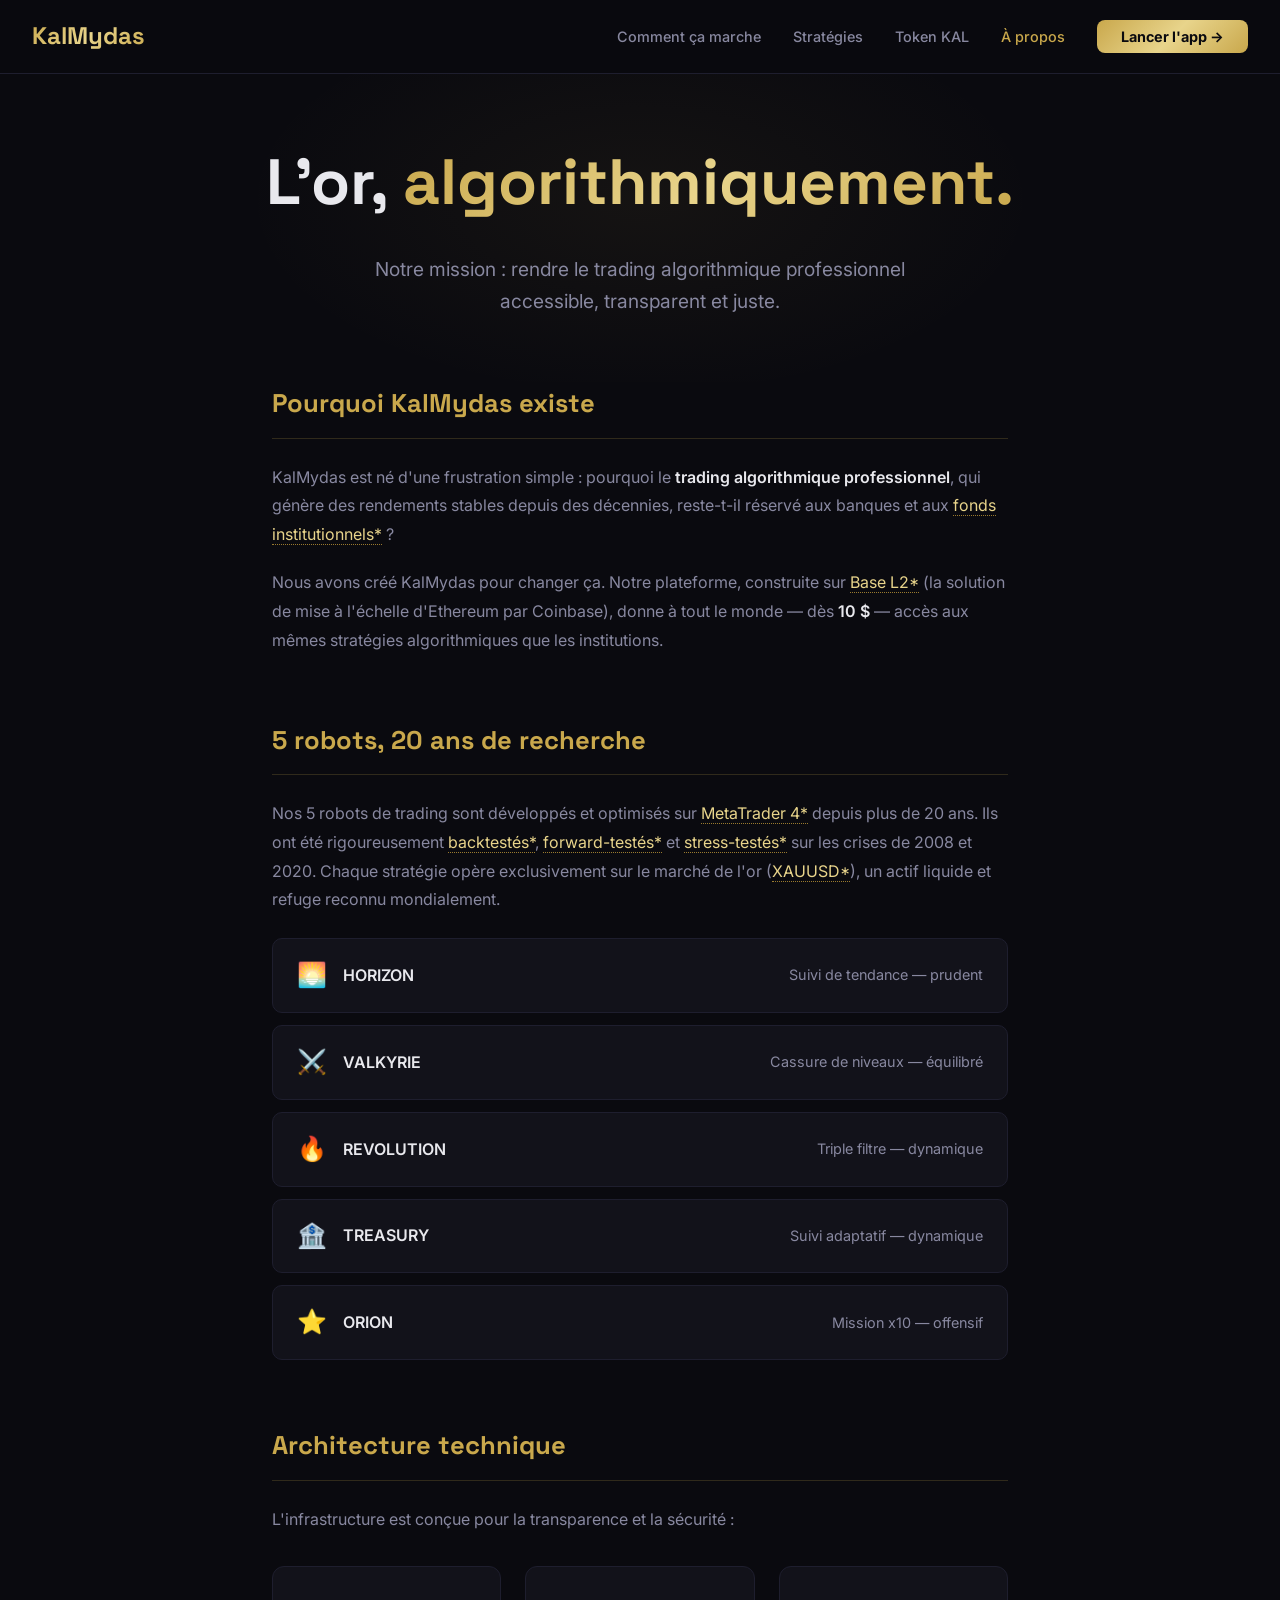
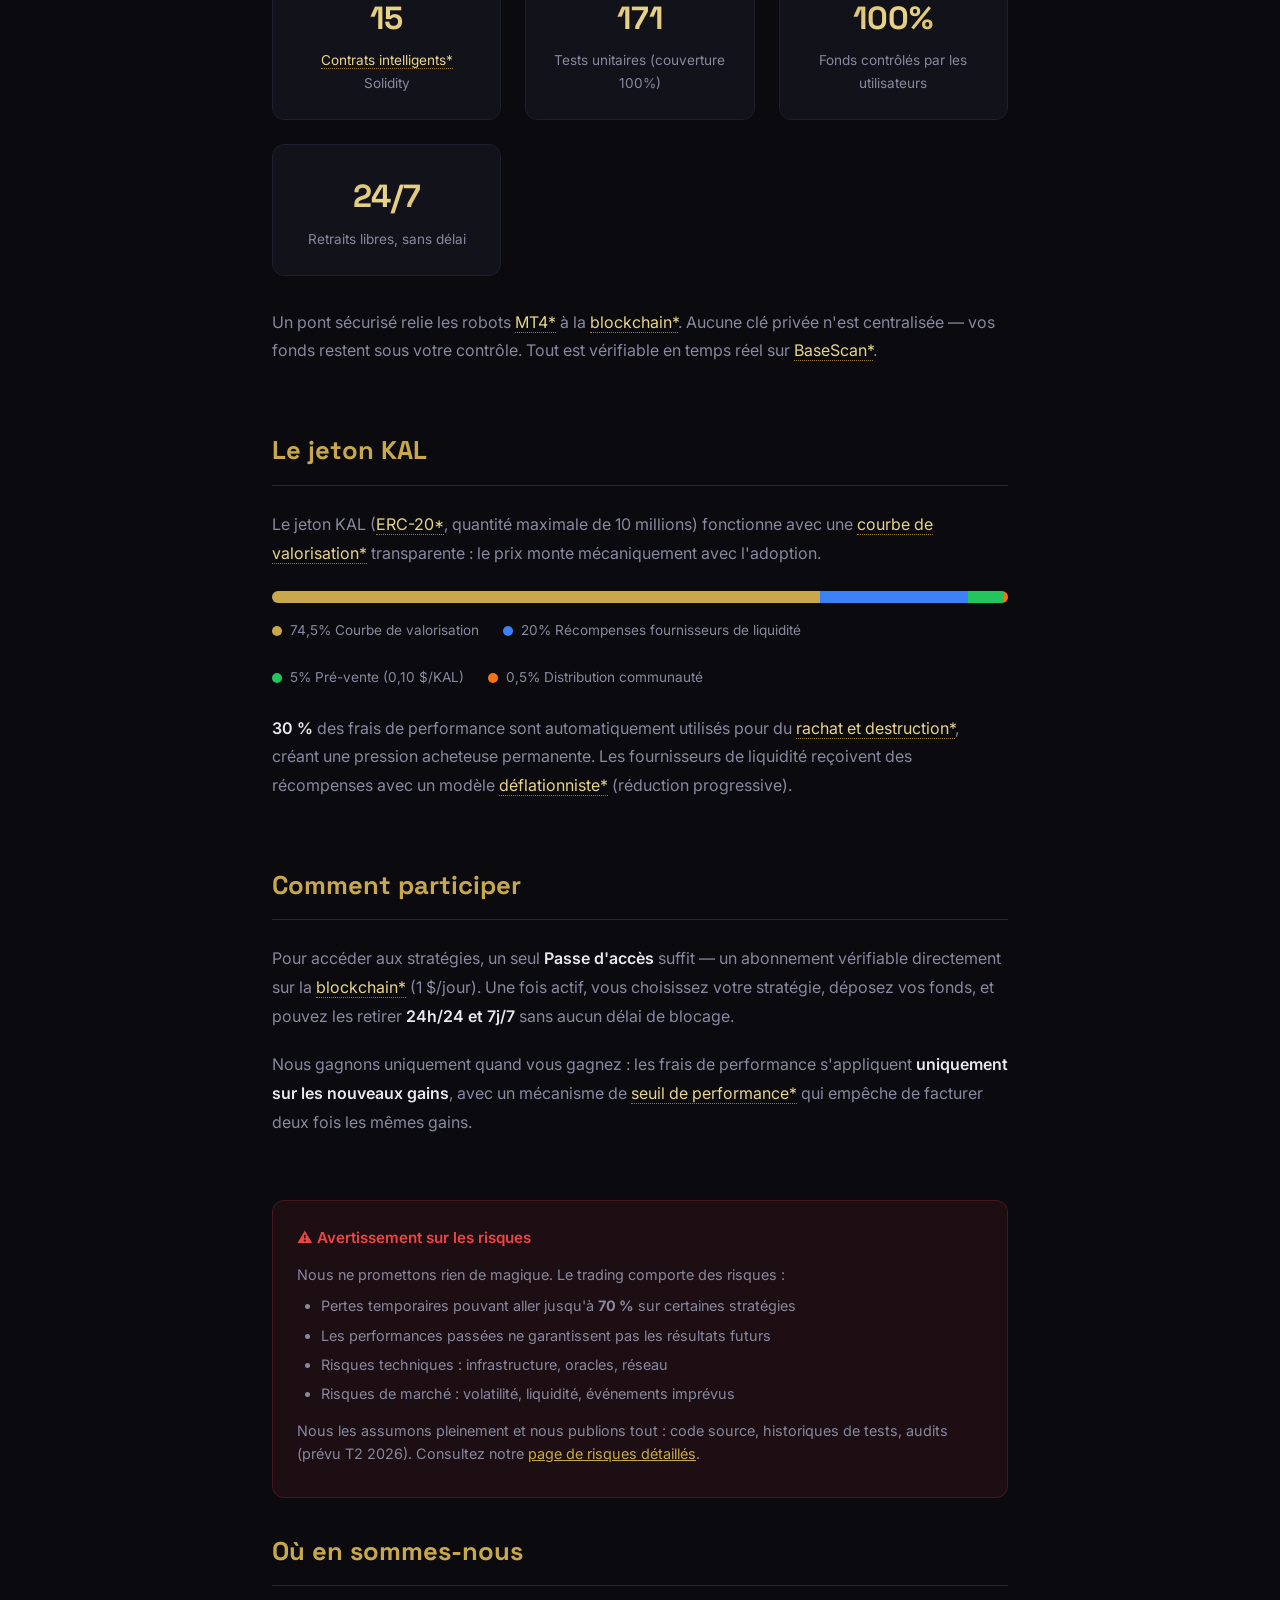
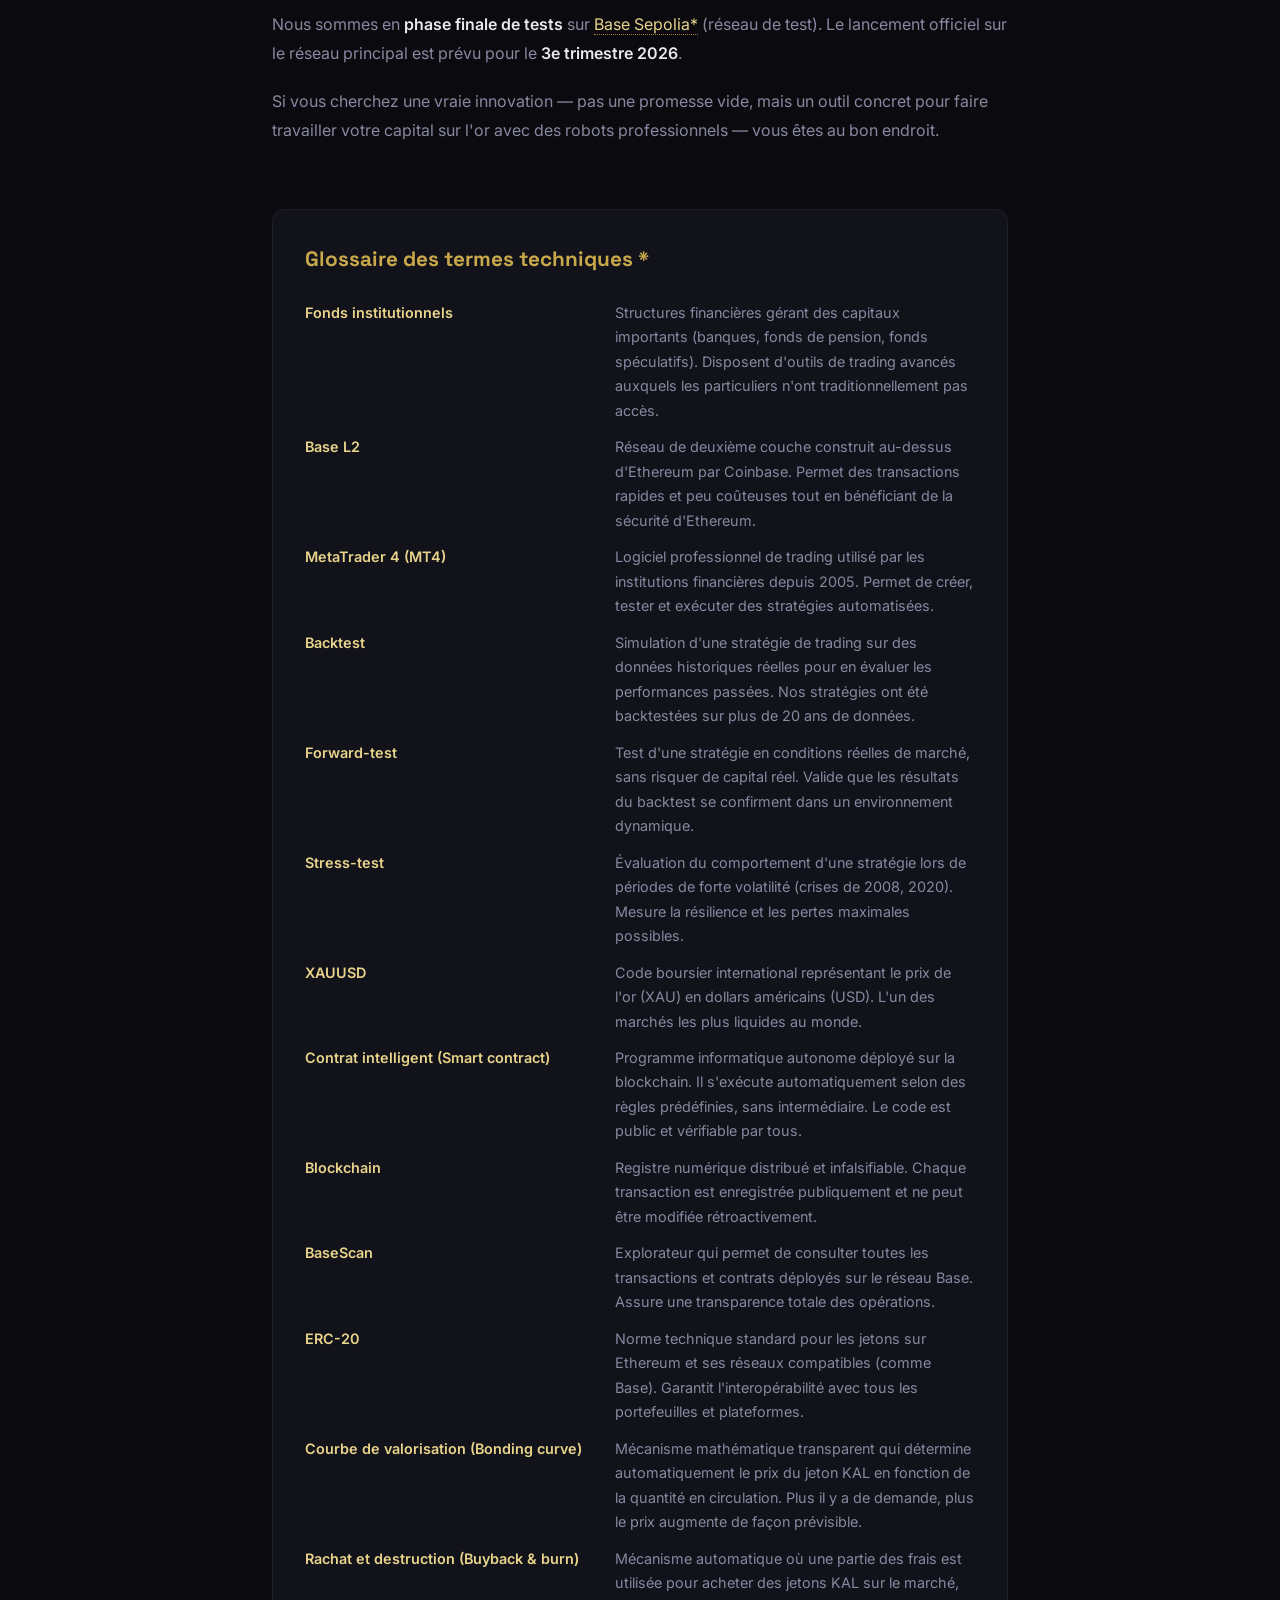
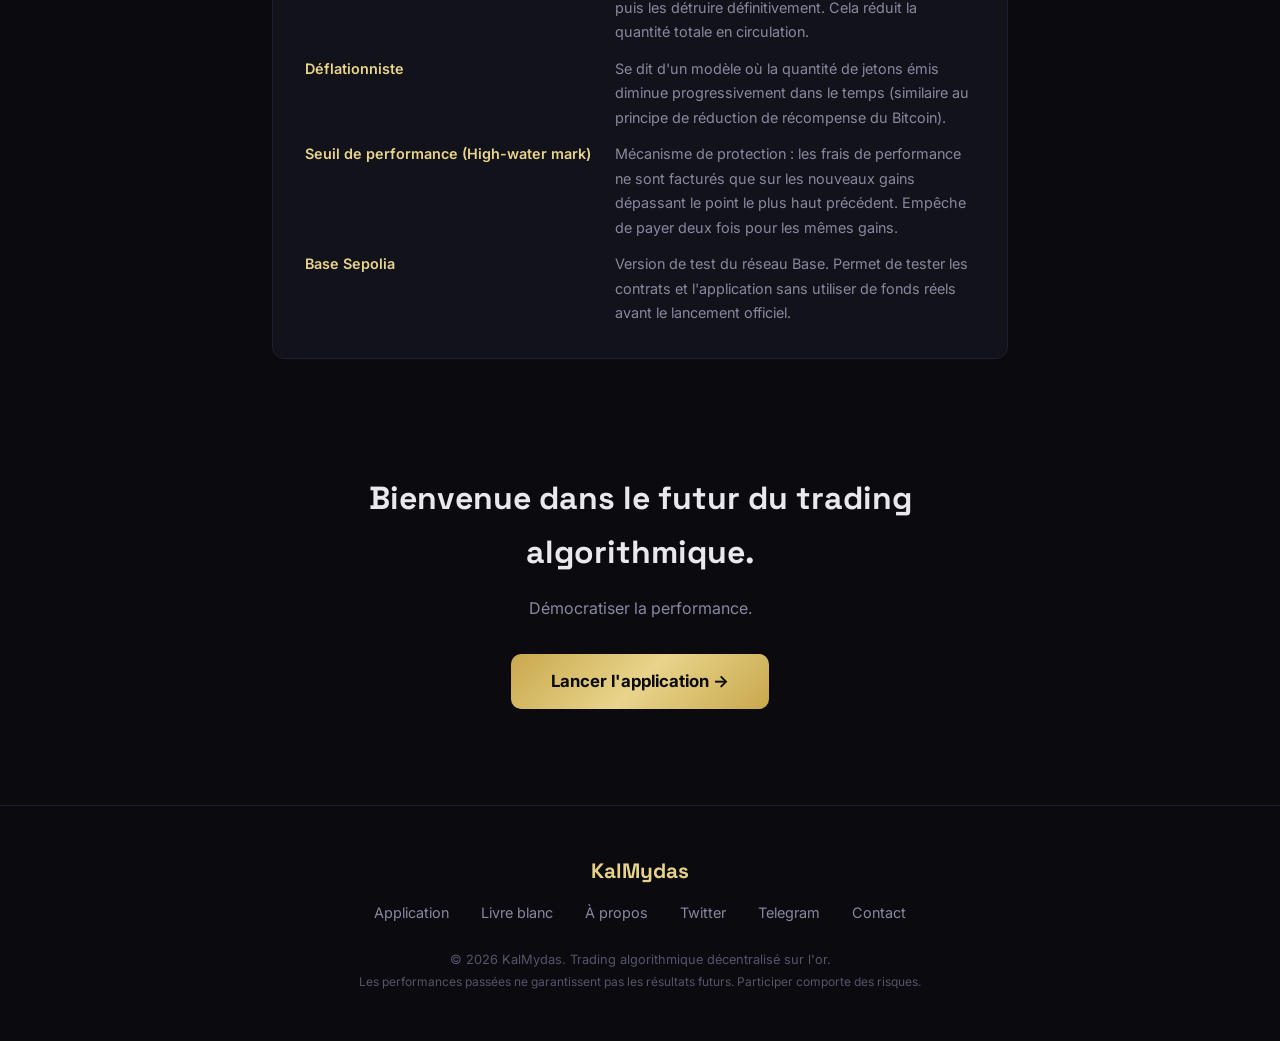
<file: about.html>
<!DOCTYPE html>
<html lang="fr">
<head>
  <meta charset="UTF-8" />
  <meta name="viewport" content="width=device-width, initial-scale=1.0" />
  <title>KalMydas — À propos</title>
  <meta name="description" content="KalMydas rend le trading algorithmique professionnel accessible à tous. Découvrez notre mission, notre technologie et notre vision." />
  <link rel="preconnect" href="https://fonts.googleapis.com" />
  <link rel="preconnect" href="https://fonts.gstatic.com" crossorigin />
  <link href="https://fonts.googleapis.com/css2?family=Inter:wght@300;400;500;600;700;800;900&family=Space+Grotesk:wght@400;500;600;700&display=swap" rel="stylesheet" />
  <style>
    *, *::before, *::after { margin: 0; padding: 0; box-sizing: border-box; }

    :root {
      --bg: #0a0a0f;
      --bg-card: #12121a;
      --bg-card-hover: #1a1a28;
      --border: #1e1e2e;
      --border-gold: #c9a84c33;
      --gold: #c9a84c;
      --gold-light: #e8d48b;
      --gold-dark: #9a7a2e;
      --text: #e8e8ed;
      --text-dim: #8888a0;
      --text-muted: #55556a;
      --green: #22c55e;
      --blue: #3b82f6;
      --orange: #f97316;
      --red: #ef4444;
      --gradient-gold: linear-gradient(135deg, #c9a84c, #e8d48b, #c9a84c);
      --gradient-dark: linear-gradient(180deg, #0a0a0f 0%, #10101a 100%);
    }

    html { scroll-behavior: smooth; }

    body {
      font-family: 'Inter', -apple-system, sans-serif;
      background: var(--bg);
      color: var(--text);
      line-height: 1.7;
      overflow-x: hidden;
    }

    /* ===== NAVIGATION ===== */
    nav {
      position: fixed;
      top: 0; left: 0; right: 0;
      z-index: 100;
      padding: 1rem 2rem;
      display: flex;
      align-items: center;
      justify-content: space-between;
      background: rgba(10, 10, 15, 0.85);
      backdrop-filter: blur(20px);
      border-bottom: 1px solid var(--border);
      transition: all 0.3s;
    }

    nav.scrolled { padding: 0.6rem 2rem; background: rgba(10, 10, 15, 0.95); }

    .nav-logo {
      font-family: 'Space Grotesk', sans-serif;
      font-size: 1.5rem;
      font-weight: 700;
      background: var(--gradient-gold);
      -webkit-background-clip: text;
      -webkit-text-fill-color: transparent;
      background-clip: text;
      text-decoration: none;
    }

    .nav-links { display: flex; gap: 2rem; list-style: none; align-items: center; }
    .nav-links a { color: var(--text-dim); text-decoration: none; font-size: 0.9rem; font-weight: 500; transition: color 0.3s; }
    .nav-links a:hover { color: var(--gold); }
    .nav-links a.active { color: var(--gold); }
    .nav-cta {
      padding: 0.5rem 1.5rem;
      background: var(--gradient-gold);
      color: #0a0a0f !important;
      border-radius: 8px;
      font-weight: 700 !important;
      transition: transform 0.3s, box-shadow 0.3s !important;
    }
    .nav-cta:hover { transform: translateY(-1px); box-shadow: 0 4px 20px rgba(201, 168, 76, 0.3); }
    .nav-hamburger { display: none; flex-direction: column; gap: 5px; cursor: pointer; background: none; border: none; padding: 4px; }
    .nav-hamburger span { display: block; width: 24px; height: 2px; background: var(--text); border-radius: 2px; transition: all 0.3s; }

    /* ===== PAGE HEADER ===== */
    .page-header {
      padding: 8rem 2rem 4rem;
      text-align: center;
      position: relative;
      overflow: hidden;
    }

    .page-header::before {
      content: '';
      position: absolute;
      top: 0; left: 50%;
      transform: translateX(-50%);
      width: 800px; height: 400px;
      background: radial-gradient(ellipse, rgba(201, 168, 76, 0.06) 0%, transparent 70%);
    }

    .page-header h1 {
      font-family: 'Space Grotesk', sans-serif;
      font-size: clamp(2.5rem, 6vw, 4rem);
      font-weight: 800;
      margin-bottom: 1rem;
      position: relative;
    }

    .page-header h1 span {
      background: var(--gradient-gold);
      -webkit-background-clip: text;
      -webkit-text-fill-color: transparent;
      background-clip: text;
    }

    .page-header .subtitle {
      color: var(--text-dim);
      font-size: 1.2rem;
      max-width: 600px;
      margin: 0 auto;
      position: relative;
    }

    /* ===== CONTENT ===== */
    .container { max-width: 800px; margin: 0 auto; padding: 0 2rem; }

    .content-section {
      margin-bottom: 4rem;
    }

    .content-section h2 {
      font-family: 'Space Grotesk', sans-serif;
      font-size: 1.6rem;
      font-weight: 700;
      color: var(--gold);
      margin-bottom: 1.5rem;
      padding-bottom: 0.75rem;
      border-bottom: 1px solid var(--border-gold);
    }

    .content-section p {
      color: var(--text-dim);
      font-size: 1rem;
      margin-bottom: 1.2rem;
      line-height: 1.8;
    }

    .content-section strong { color: var(--text); font-weight: 600; }

    /* Tech terms */
    .term { color: var(--gold-light); cursor: help; border-bottom: 1px dotted var(--gold-dark); }

    /* Key numbers */
    .key-numbers {
      display: grid;
      grid-template-columns: repeat(auto-fit, minmax(200px, 1fr));
      gap: 1.5rem;
      margin: 2rem 0;
    }

    .key-number {
      background: var(--bg-card);
      border: 1px solid var(--border);
      border-radius: 12px;
      padding: 1.5rem;
      text-align: center;
      transition: border-color 0.3s;
    }

    .key-number:hover { border-color: var(--border-gold); }

    .key-number .value {
      font-family: 'Space Grotesk', sans-serif;
      font-size: 2rem;
      font-weight: 700;
      background: var(--gradient-gold);
      -webkit-background-clip: text;
      -webkit-text-fill-color: transparent;
      background-clip: text;
    }

    .key-number .label {
      color: var(--text-dim);
      font-size: 0.85rem;
      margin-top: 0.25rem;
    }

    /* Strategy list */
    .strategy-list {
      display: flex;
      flex-direction: column;
      gap: 0.75rem;
      margin: 1.5rem 0;
    }

    .strategy-item {
      display: flex;
      align-items: center;
      gap: 1rem;
      background: var(--bg-card);
      border: 1px solid var(--border);
      border-radius: 10px;
      padding: 1rem 1.5rem;
    }

    .strategy-item .icon { font-size: 1.5rem; }
    .strategy-item .name { font-weight: 600; color: var(--text); }
    .strategy-item .desc { color: var(--text-dim); font-size: 0.9rem; margin-left: auto; }

    /* Tokenomics breakdown */
    .tokenomics-bar {
      display: flex;
      height: 12px;
      border-radius: 6px;
      overflow: hidden;
      margin: 1.5rem 0 1rem;
    }

    .tokenomics-bar .segment { transition: width 0.5s; }
    .tokenomics-bar .seg-curve { background: var(--gold); flex: 74.5; }
    .tokenomics-bar .seg-rewards { background: var(--blue); flex: 20; }
    .tokenomics-bar .seg-presale { background: var(--green); flex: 5; }
    .tokenomics-bar .seg-airdrop { background: var(--orange); flex: 0.5; }

    .tokenomics-legend {
      display: flex;
      flex-wrap: wrap;
      gap: 1.5rem;
      margin-bottom: 1.5rem;
    }

    .tokenomics-legend .item {
      display: flex;
      align-items: center;
      gap: 0.5rem;
      font-size: 0.85rem;
      color: var(--text-dim);
    }

    .tokenomics-legend .dot {
      width: 10px; height: 10px;
      border-radius: 50%;
      flex-shrink: 0;
    }

    /* Warning box */
    .warning-box {
      background: rgba(239, 68, 68, 0.08);
      border: 1px solid rgba(239, 68, 68, 0.2);
      border-radius: 12px;
      padding: 1.5rem;
      margin: 2rem 0;
    }

    .warning-box h3 {
      color: var(--red);
      font-size: 0.95rem;
      font-weight: 600;
      margin-bottom: 0.75rem;
    }

    .warning-box p {
      color: var(--text-dim);
      font-size: 0.9rem;
      margin-bottom: 0.5rem;
      line-height: 1.6;
    }

    .warning-box ul {
      color: var(--text-dim);
      font-size: 0.9rem;
      padding-left: 1.5rem;
      margin-top: 0.5rem;
    }

    .warning-box li { margin-bottom: 0.3rem; }

    /* Glossary */
    .glossary {
      background: var(--bg-card);
      border: 1px solid var(--border);
      border-radius: 12px;
      padding: 2rem;
      margin: 3rem 0;
    }

    .glossary h2 {
      font-family: 'Space Grotesk', sans-serif;
      font-size: 1.3rem;
      font-weight: 700;
      color: var(--gold);
      margin-bottom: 1.5rem;
      border-bottom: none;
      padding-bottom: 0;
    }

    .glossary dl {
      display: grid;
      grid-template-columns: auto 1fr;
      gap: 0.75rem 1.5rem;
    }

    .glossary dt {
      color: var(--gold-light);
      font-weight: 600;
      font-size: 0.9rem;
      white-space: nowrap;
    }

    .glossary dd {
      color: var(--text-dim);
      font-size: 0.9rem;
    }

    /* CTA */
    .cta-box {
      text-align: center;
      padding: 4rem 2rem;
      margin: 2rem 0;
      position: relative;
    }

    .cta-box h2 {
      font-family: 'Space Grotesk', sans-serif;
      font-size: 2rem;
      font-weight: 800;
      margin-bottom: 1rem;
      border-bottom: none;
      padding-bottom: 0;
    }

    .cta-box p {
      color: var(--text-dim);
      margin-bottom: 2rem;
    }

    .btn-primary {
      display: inline-block;
      padding: 0.8rem 2.5rem;
      background: var(--gradient-gold);
      color: #0a0a0f;
      border-radius: 10px;
      text-decoration: none;
      font-weight: 700;
      font-size: 1.05rem;
      transition: transform 0.3s, box-shadow 0.3s;
    }

    .btn-primary:hover {
      transform: translateY(-2px);
      box-shadow: 0 8px 30px rgba(201, 168, 76, 0.3);
    }

    /* Footer */
    footer {
      padding: 3rem 2rem;
      border-top: 1px solid var(--border);
      text-align: center;
    }

    .footer-logo {
      font-family: 'Space Grotesk', sans-serif;
      font-size: 1.3rem; font-weight: 700;
      background: var(--gradient-gold);
      -webkit-background-clip: text;
      -webkit-text-fill-color: transparent;
      background-clip: text;
      margin-bottom: 0.75rem;
    }

    .footer-links { display: flex; gap: 2rem; justify-content: center; margin-bottom: 1.5rem; flex-wrap: wrap; }
    .footer-links a { color: var(--text-dim); text-decoration: none; font-size: 0.9rem; transition: color 0.3s; }
    .footer-links a:hover { color: var(--gold); }
    .footer-copy { color: var(--text-muted); font-size: 0.8rem; }

    /* Fade-in animations */
    .fade-in { opacity: 0; transform: translateY(20px); transition: opacity 0.6s, transform 0.6s; }
    .fade-in.visible { opacity: 1; transform: translateY(0); }

    /* Responsive */
    @media (max-width: 900px) {
      .nav-links { display: none; }
      .nav-hamburger { display: flex; }
      .nav-links.open {
        display: flex; flex-direction: column;
        position: absolute; top: 100%; left: 0; right: 0;
        background: rgba(10, 10, 15, 0.98);
        padding: 1.5rem 2rem;
        border-bottom: 1px solid var(--border);
        gap: 1rem;
      }
      .key-numbers { grid-template-columns: repeat(2, 1fr); }
      .glossary dl { grid-template-columns: 1fr; }
      .glossary dt { margin-bottom: -0.5rem; }
    }

    @media (max-width: 480px) {
      .key-numbers { grid-template-columns: 1fr; }
      .strategy-item { flex-direction: column; text-align: center; }
      .strategy-item .desc { margin-left: 0; }
    }
  </style>
</head>
<body>

  <nav id="navbar">
    <a href="/" class="nav-logo">KalMydas</a>
    <ul class="nav-links" id="navLinks">
      <li><a href="/#how">Comment ça marche</a></li>
      <li><a href="/#strategies">Stratégies</a></li>
      <li><a href="/#token">Token KAL</a></li>
      <li><a href="/about.html" class="active">À propos</a></li>
      <li><a href="https://app.kalmydas.com" class="nav-cta">Lancer l'app &rarr;</a></li>
    </ul>
    <button class="nav-hamburger" id="hamburger" onclick="document.getElementById('navLinks').classList.toggle('open')">
      <span></span><span></span><span></span>
    </button>
  </nav>

  <!-- ===== HEADER ===== -->
  <header class="page-header">
    <h1 class="fade-in">L'or, <span>algorithmiquement.</span></h1>
    <p class="subtitle fade-in">Notre mission : rendre le trading algorithmique professionnel accessible, transparent et juste.</p>
  </header>

  <!-- ===== CONTENT ===== -->
  <main class="container">

    <!-- ORIGINE -->
    <section class="content-section fade-in">
      <h2>Pourquoi KalMydas existe</h2>
      <p>
        KalMydas est né d'une frustration simple : pourquoi le <strong>trading algorithmique professionnel</strong>,
        qui génère des rendements stables depuis des décennies, reste-t-il réservé aux banques et aux
        <span class="term">fonds institutionnels*</span> ?
      </p>
      <p>
        Nous avons créé KalMydas pour changer ça. Notre plateforme, construite sur
        <span class="term">Base L2*</span> (la solution de mise à l'échelle d'Ethereum par Coinbase),
        donne à tout le monde &mdash; dès <strong>10 $</strong> &mdash; accès aux mêmes stratégies algorithmiques
        que les institutions.
      </p>
    </section>

    <!-- STRATEGIES -->
    <section class="content-section fade-in">
      <h2>5 robots, 20 ans de recherche</h2>
      <p>
        Nos 5 robots de trading sont développés et optimisés sur <span class="term">MetaTrader 4*</span>
        depuis plus de 20 ans. Ils ont été rigoureusement <span class="term">backtestés*</span>,
        <span class="term">forward-testés*</span> et <span class="term">stress-testés*</span>
        sur les crises de 2008 et 2020. Chaque stratégie opère exclusivement sur le marché de l'or
        (<span class="term">XAUUSD*</span>), un actif liquide et refuge reconnu mondialement.
      </p>

      <div class="strategy-list">
        <div class="strategy-item">
          <span class="icon">&#127749;</span>
          <span class="name">HORIZON</span>
          <span class="desc">Suivi de tendance &mdash; prudent</span>
        </div>
        <div class="strategy-item">
          <span class="icon">&#9876;&#65039;</span>
          <span class="name">VALKYRIE</span>
          <span class="desc">Cassure de niveaux &mdash; équilibré</span>
        </div>
        <div class="strategy-item">
          <span class="icon">&#128293;</span>
          <span class="name">REVOLUTION</span>
          <span class="desc">Triple filtre &mdash; dynamique</span>
        </div>
        <div class="strategy-item">
          <span class="icon">&#127974;</span>
          <span class="name">TREASURY</span>
          <span class="desc">Suivi adaptatif &mdash; dynamique</span>
        </div>
        <div class="strategy-item">
          <span class="icon">&#11088;</span>
          <span class="name">ORION</span>
          <span class="desc">Mission x10 &mdash; offensif</span>
        </div>
      </div>
    </section>

    <!-- TECHNOLOGIE -->
    <section class="content-section fade-in">
      <h2>Architecture technique</h2>
      <p>L'infrastructure est conçue pour la transparence et la sécurité :</p>

      <div class="key-numbers">
        <div class="key-number">
          <div class="value">15</div>
          <div class="label"><span class="term">Contrats intelligents*</span> Solidity</div>
        </div>
        <div class="key-number">
          <div class="value">171</div>
          <div class="label">Tests unitaires (couverture 100%)</div>
        </div>
        <div class="key-number">
          <div class="value">100%</div>
          <div class="label">Fonds contrôlés par les utilisateurs</div>
        </div>
        <div class="key-number">
          <div class="value">24/7</div>
          <div class="label">Retraits libres, sans délai</div>
        </div>
      </div>

      <p>
        Un pont sécurisé relie les robots <span class="term">MT4*</span> à la <span class="term">blockchain*</span>.
        Aucune clé privée n'est centralisée &mdash; vos fonds restent sous votre contrôle.
        Tout est vérifiable en temps réel sur <span class="term">BaseScan*</span>.
      </p>
    </section>

    <!-- TOKENOMICS -->
    <section class="content-section fade-in">
      <h2>Le jeton KAL</h2>
      <p>
        Le jeton KAL (<span class="term">ERC-20*</span>, quantité maximale de 10 millions) fonctionne
        avec une <span class="term">courbe de valorisation*</span> transparente : le prix monte
        mécaniquement avec l'adoption.
      </p>

      <div class="tokenomics-bar">
        <div class="segment seg-curve"></div>
        <div class="segment seg-rewards"></div>
        <div class="segment seg-presale"></div>
        <div class="segment seg-airdrop"></div>
      </div>

      <div class="tokenomics-legend">
        <div class="item"><span class="dot" style="background:var(--gold)"></span> 74,5% Courbe de valorisation</div>
        <div class="item"><span class="dot" style="background:var(--blue)"></span> 20% Récompenses fournisseurs de liquidité</div>
        <div class="item"><span class="dot" style="background:var(--green)"></span> 5% Pré-vente (0,10 $/KAL)</div>
        <div class="item"><span class="dot" style="background:var(--orange)"></span> 0,5% Distribution communauté</div>
      </div>

      <p>
        <strong>30 %</strong> des frais de performance sont automatiquement utilisés pour du
        <span class="term">rachat et destruction*</span>, créant une pression acheteuse permanente.
        Les fournisseurs de liquidité reçoivent des récompenses avec un modèle
        <span class="term">déflationniste*</span> (réduction progressive).
      </p>
    </section>

    <!-- PARTICIPATION -->
    <section class="content-section fade-in">
      <h2>Comment participer</h2>
      <p>
        Pour accéder aux stratégies, un seul <strong>Passe d'accès</strong> suffit &mdash; un abonnement
        vérifiable directement sur la <span class="term">blockchain*</span> (1 $/jour).
        Une fois actif, vous choisissez votre stratégie, déposez vos fonds, et pouvez les retirer
        <strong>24h/24 et 7j/7</strong> sans aucun délai de blocage.
      </p>
      <p>
        Nous gagnons uniquement quand vous gagnez : les frais de performance s'appliquent
        <strong>uniquement sur les nouveaux gains</strong>, avec un mécanisme de
        <span class="term">seuil de performance*</span> qui empêche de facturer deux fois
        les mêmes gains.
      </p>
    </section>

    <!-- RISQUES -->
    <div class="warning-box fade-in">
      <h3>&#9888;&#65039; Avertissement sur les risques</h3>
      <p>Nous ne promettons rien de magique. Le trading comporte des risques :</p>
      <ul>
        <li>Pertes temporaires pouvant aller jusqu'à <strong>70 %</strong> sur certaines stratégies</li>
        <li>Les performances passées ne garantissent pas les résultats futurs</li>
        <li>Risques techniques : infrastructure, oracles, réseau</li>
        <li>Risques de marché : volatilité, liquidité, événements imprévus</li>
      </ul>
      <p style="margin-top: 0.75rem;">
        Nous les assumons pleinement et nous publions tout : code source, historiques de tests,
        audits (prévu T2 2026). Consultez notre <a href="https://app.kalmydas.com/legal" style="color: var(--gold);">page de risques détaillés</a>.
      </p>
    </div>

    <!-- CALENDRIER -->
    <section class="content-section fade-in">
      <h2>Où en sommes-nous</h2>
      <p>
        Nous sommes en <strong>phase finale de tests</strong> sur <span class="term">Base Sepolia*</span>
        (réseau de test). Le lancement officiel sur le réseau principal est prévu pour le
        <strong>3e trimestre 2026</strong>.
      </p>
      <p>
        Si vous cherchez une vraie innovation &mdash; pas une promesse vide, mais un outil concret
        pour faire travailler votre capital sur l'or avec des robots professionnels &mdash;
        vous êtes au bon endroit.
      </p>
    </section>

    <!-- GLOSSAIRE -->
    <div class="glossary fade-in">
      <h2>Glossaire des termes techniques *</h2>
      <dl>
        <dt>Fonds institutionnels</dt>
        <dd>Structures financières gérant des capitaux importants (banques, fonds de pension, fonds spéculatifs). Disposent d'outils de trading avancés auxquels les particuliers n'ont traditionnellement pas accès.</dd>

        <dt>Base L2</dt>
        <dd>Réseau de deuxième couche construit au-dessus d'Ethereum par Coinbase. Permet des transactions rapides et peu coûteuses tout en bénéficiant de la sécurité d'Ethereum.</dd>

        <dt>MetaTrader 4 (MT4)</dt>
        <dd>Logiciel professionnel de trading utilisé par les institutions financières depuis 2005. Permet de créer, tester et exécuter des stratégies automatisées.</dd>

        <dt>Backtest</dt>
        <dd>Simulation d'une stratégie de trading sur des données historiques réelles pour en évaluer les performances passées. Nos stratégies ont été backtestées sur plus de 20 ans de données.</dd>

        <dt>Forward-test</dt>
        <dd>Test d'une stratégie en conditions réelles de marché, sans risquer de capital réel. Valide que les résultats du backtest se confirment dans un environnement dynamique.</dd>

        <dt>Stress-test</dt>
        <dd>Évaluation du comportement d'une stratégie lors de périodes de forte volatilité (crises de 2008, 2020). Mesure la résilience et les pertes maximales possibles.</dd>

        <dt>XAUUSD</dt>
        <dd>Code boursier international représentant le prix de l'or (XAU) en dollars américains (USD). L'un des marchés les plus liquides au monde.</dd>

        <dt>Contrat intelligent (Smart contract)</dt>
        <dd>Programme informatique autonome déployé sur la blockchain. Il s'exécute automatiquement selon des règles prédéfinies, sans intermédiaire. Le code est public et vérifiable par tous.</dd>

        <dt>Blockchain</dt>
        <dd>Registre numérique distribué et infalsifiable. Chaque transaction est enregistrée publiquement et ne peut être modifiée rétroactivement.</dd>

        <dt>BaseScan</dt>
        <dd>Explorateur qui permet de consulter toutes les transactions et contrats déployés sur le réseau Base. Assure une transparence totale des opérations.</dd>

        <dt>ERC-20</dt>
        <dd>Norme technique standard pour les jetons sur Ethereum et ses réseaux compatibles (comme Base). Garantit l'interopérabilité avec tous les portefeuilles et plateformes.</dd>

        <dt>Courbe de valorisation (Bonding curve)</dt>
        <dd>Mécanisme mathématique transparent qui détermine automatiquement le prix du jeton KAL en fonction de la quantité en circulation. Plus il y a de demande, plus le prix augmente de façon prévisible.</dd>

        <dt>Rachat et destruction (Buyback &amp; burn)</dt>
        <dd>Mécanisme automatique où une partie des frais est utilisée pour acheter des jetons KAL sur le marché, puis les détruire définitivement. Cela réduit la quantité totale en circulation.</dd>

        <dt>Déflationniste</dt>
        <dd>Se dit d'un modèle où la quantité de jetons émis diminue progressivement dans le temps (similaire au principe de réduction de récompense du Bitcoin).</dd>

        <dt>Seuil de performance (High-water mark)</dt>
        <dd>Mécanisme de protection : les frais de performance ne sont facturés que sur les nouveaux gains dépassant le point le plus haut précédent. Empêche de payer deux fois pour les mêmes gains.</dd>

        <dt>Base Sepolia</dt>
        <dd>Version de test du réseau Base. Permet de tester les contrats et l'application sans utiliser de fonds réels avant le lancement officiel.</dd>
      </dl>
    </div>

    <!-- CTA -->
    <div class="cta-box fade-in">
      <h2>Bienvenue dans le futur du trading algorithmique.</h2>
      <p>Démocratiser la performance.</p>
      <a href="https://app.kalmydas.com" class="btn-primary">Lancer l'application &rarr;</a>
    </div>

  </main>

  <footer>
    <div class="footer-logo">KalMydas</div>
    <div class="footer-links">
      <a href="https://app.kalmydas.com">Application</a>
      <a href="https://app.kalmydas.com/whitepaper">Livre blanc</a>
      <a href="/about.html">À propos</a>
      <a href="https://x.com/KalMydas" target="_blank">Twitter</a>
      <a href="https://t.me/kalmydas" target="_blank">Telegram</a>
      <a href="mailto:kal@kalmydas.ch">Contact</a>
    </div>
    <p class="footer-copy">
      &copy; 2026 KalMydas. Trading algorithmique décentralisé sur l'or.
      <br />
      <span style="font-size: 0.75rem;">Les performances passées ne garantissent pas les résultats futurs. Participer comporte des risques.</span>
    </p>
  </footer>

  <script>
    // Scroll animations
    const observer = new IntersectionObserver((entries) => {
      entries.forEach(entry => {
        if (entry.isIntersecting) entry.target.classList.add('visible');
      });
    }, { threshold: 0.1, rootMargin: '0px 0px -50px 0px' });
    document.querySelectorAll('.fade-in').forEach(el => observer.observe(el));

    // Navbar scroll effect
    window.addEventListener('scroll', () => {
      document.getElementById('navbar').classList.toggle('scrolled', window.scrollY > 50);
    });

    // Close mobile menu on link click
    document.querySelectorAll('.nav-links a').forEach(link => {
      link.addEventListener('click', () => {
        document.getElementById('navLinks').classList.remove('open');
      });
    });
  </script>

</body>
</html>
</file>
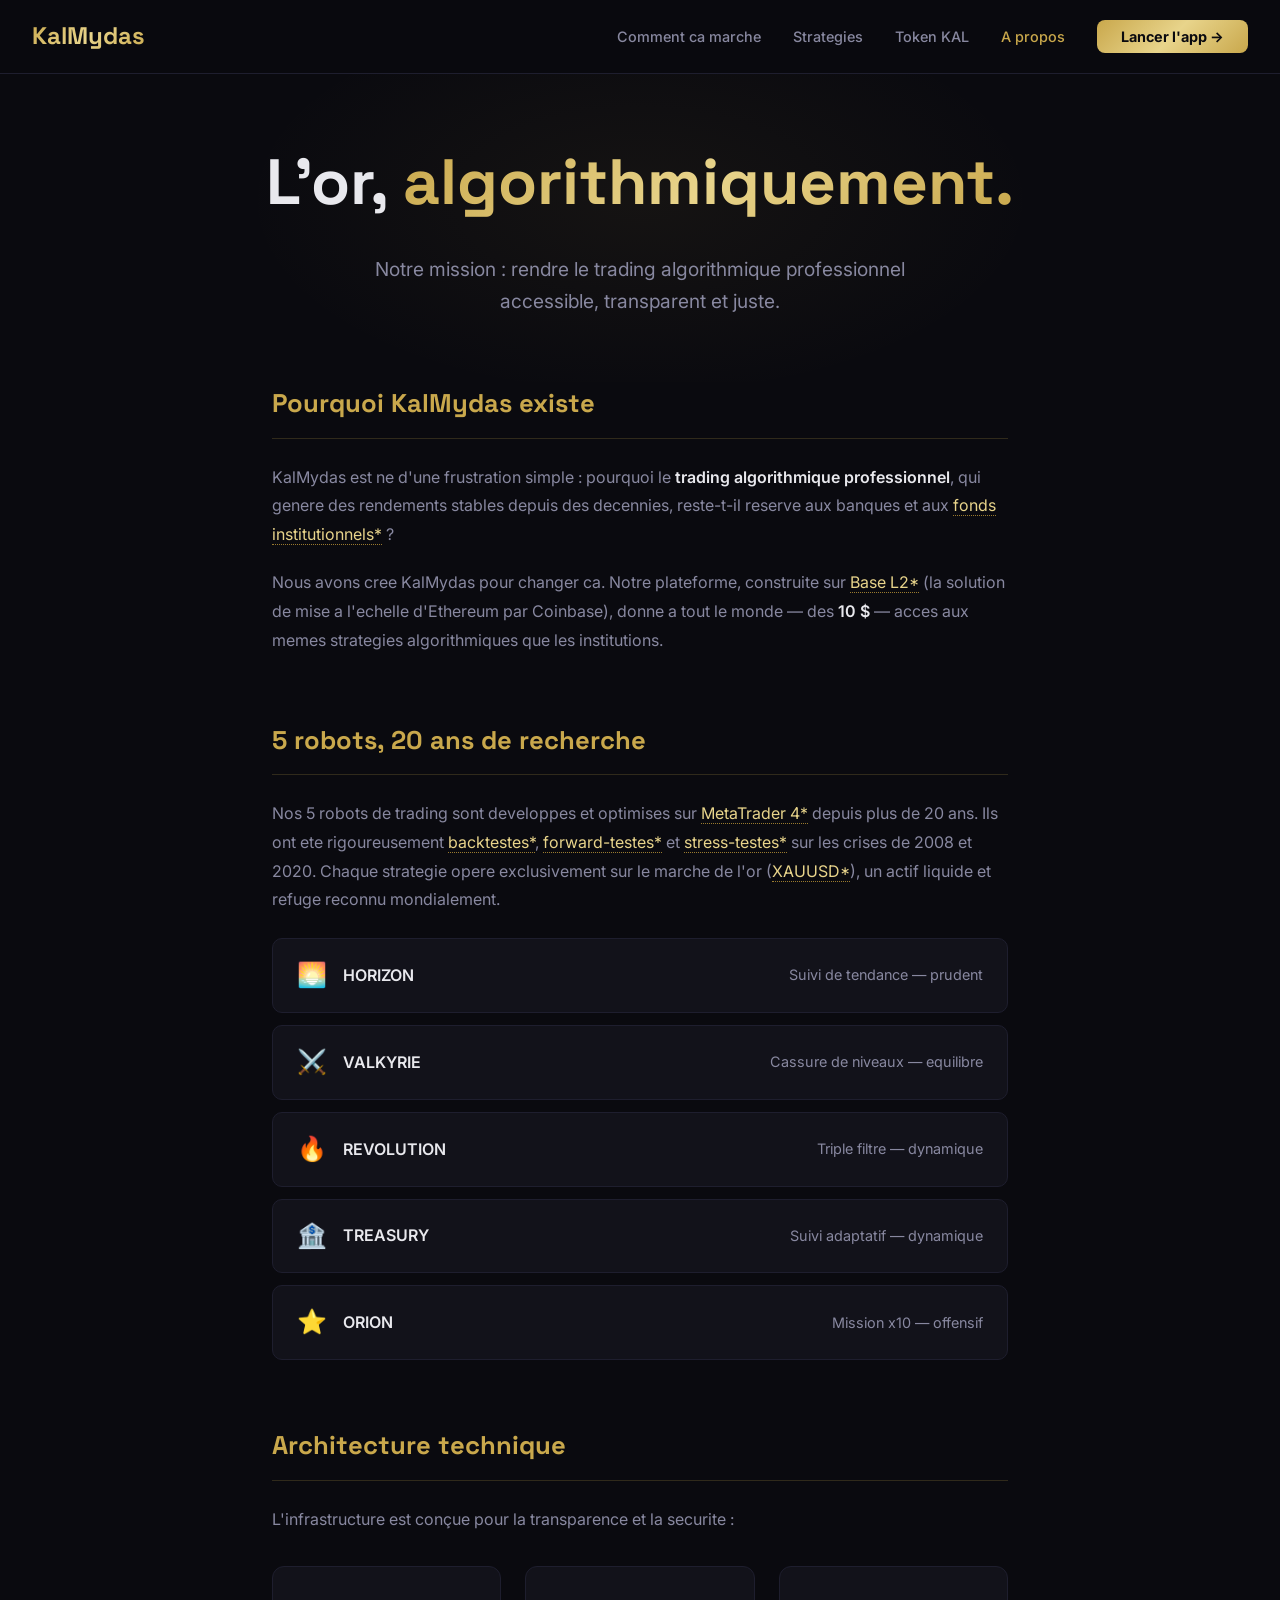
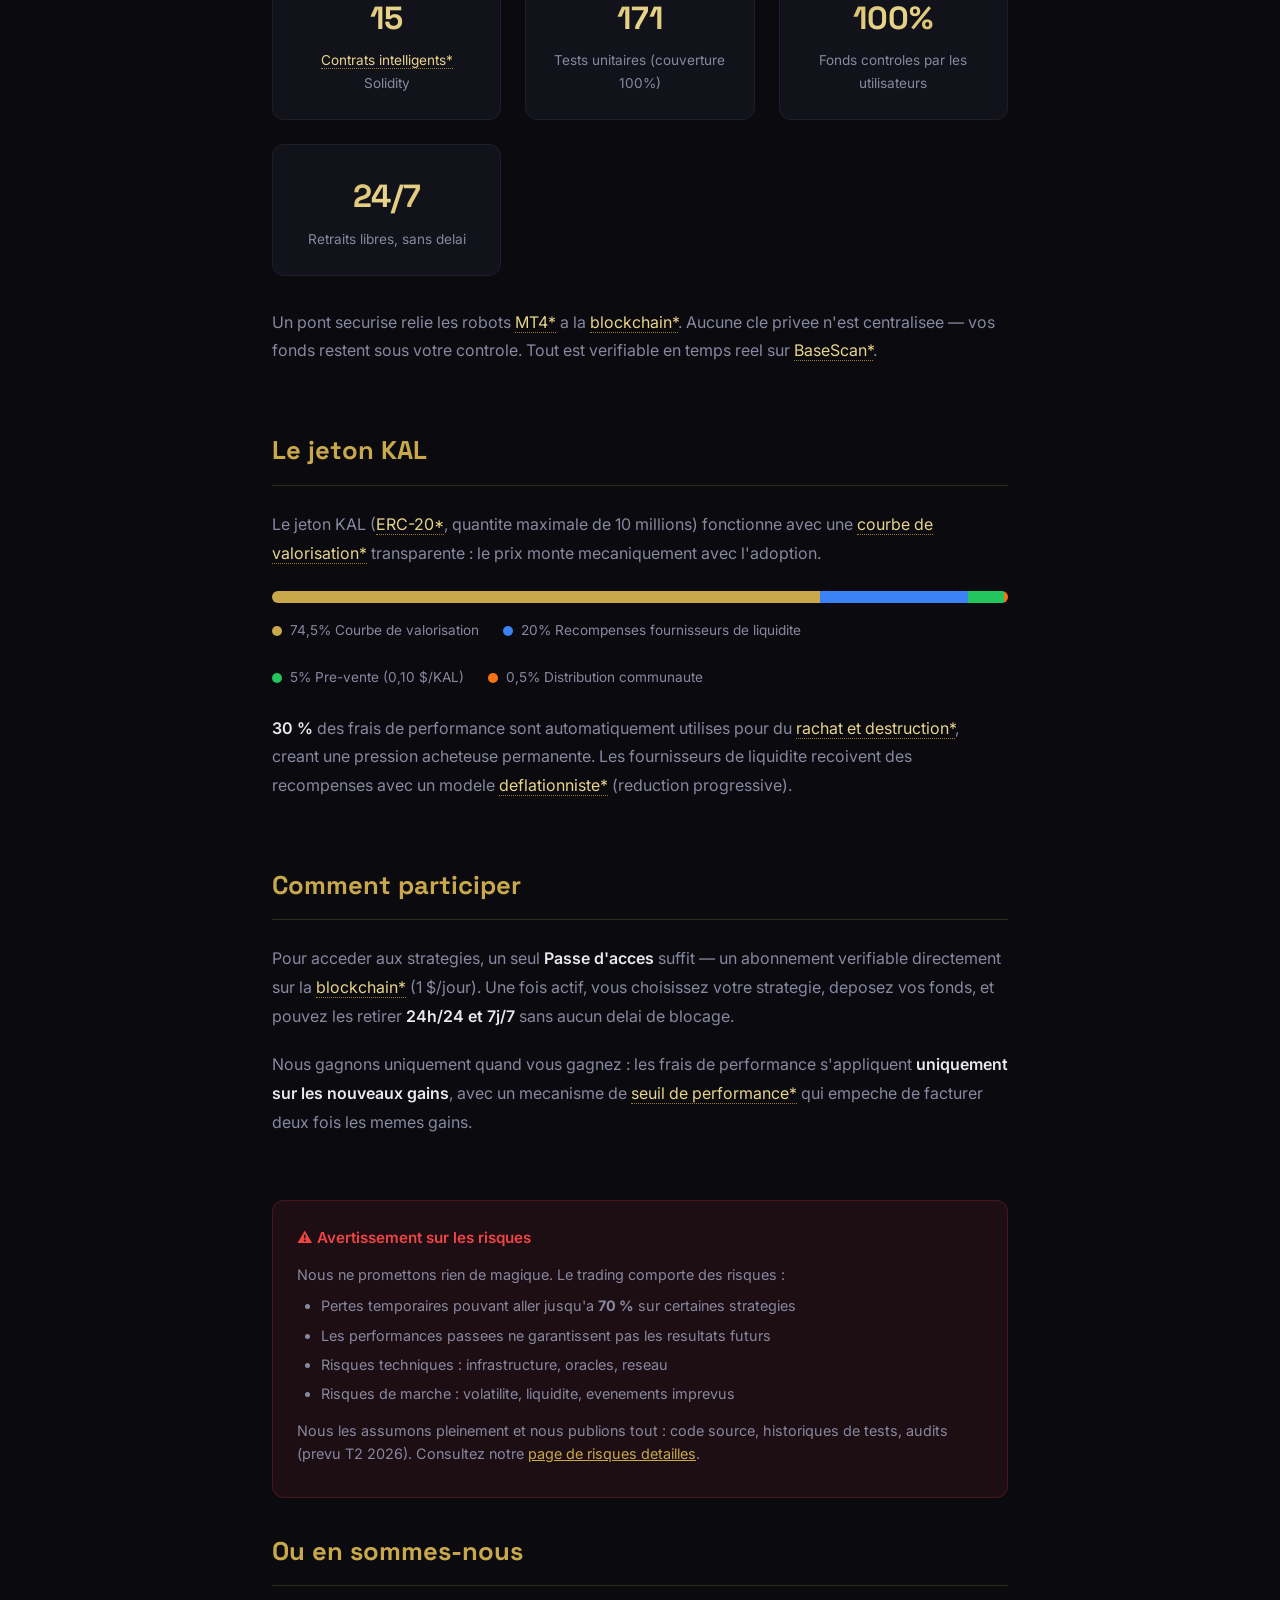
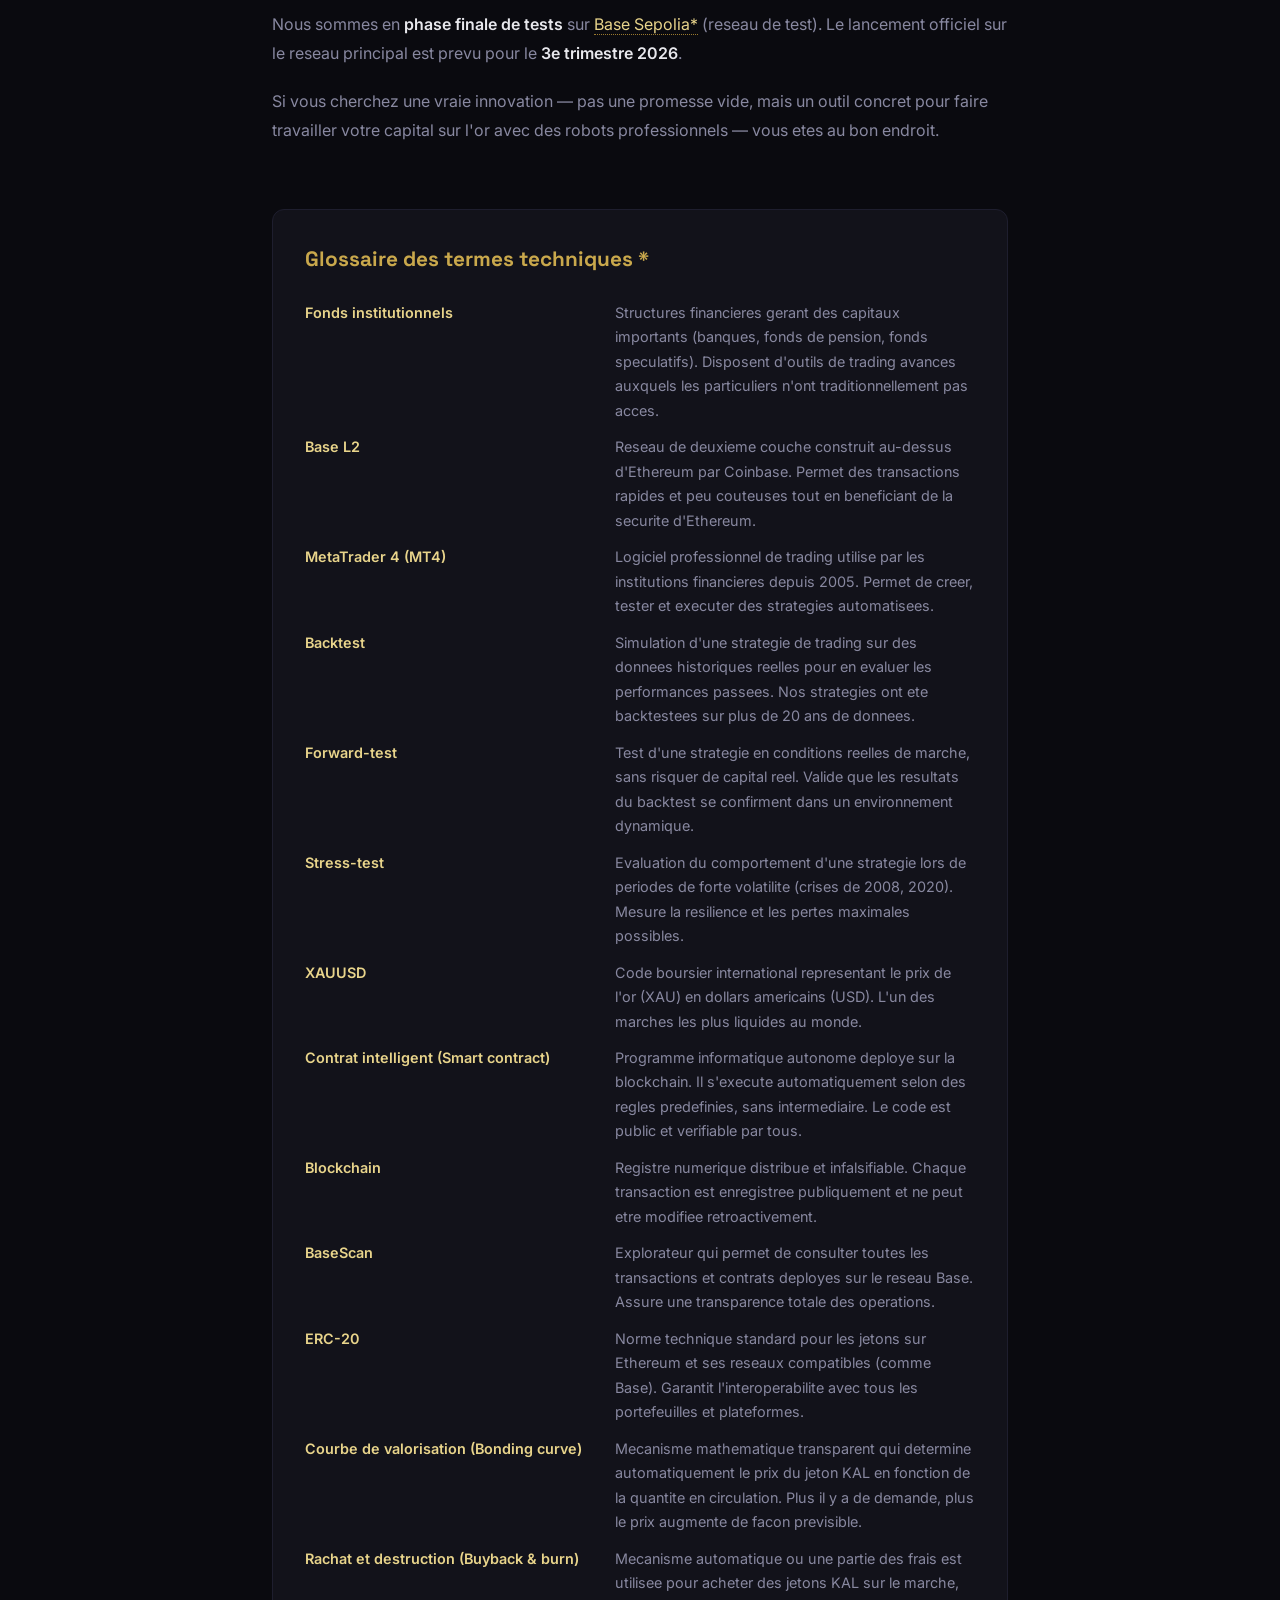
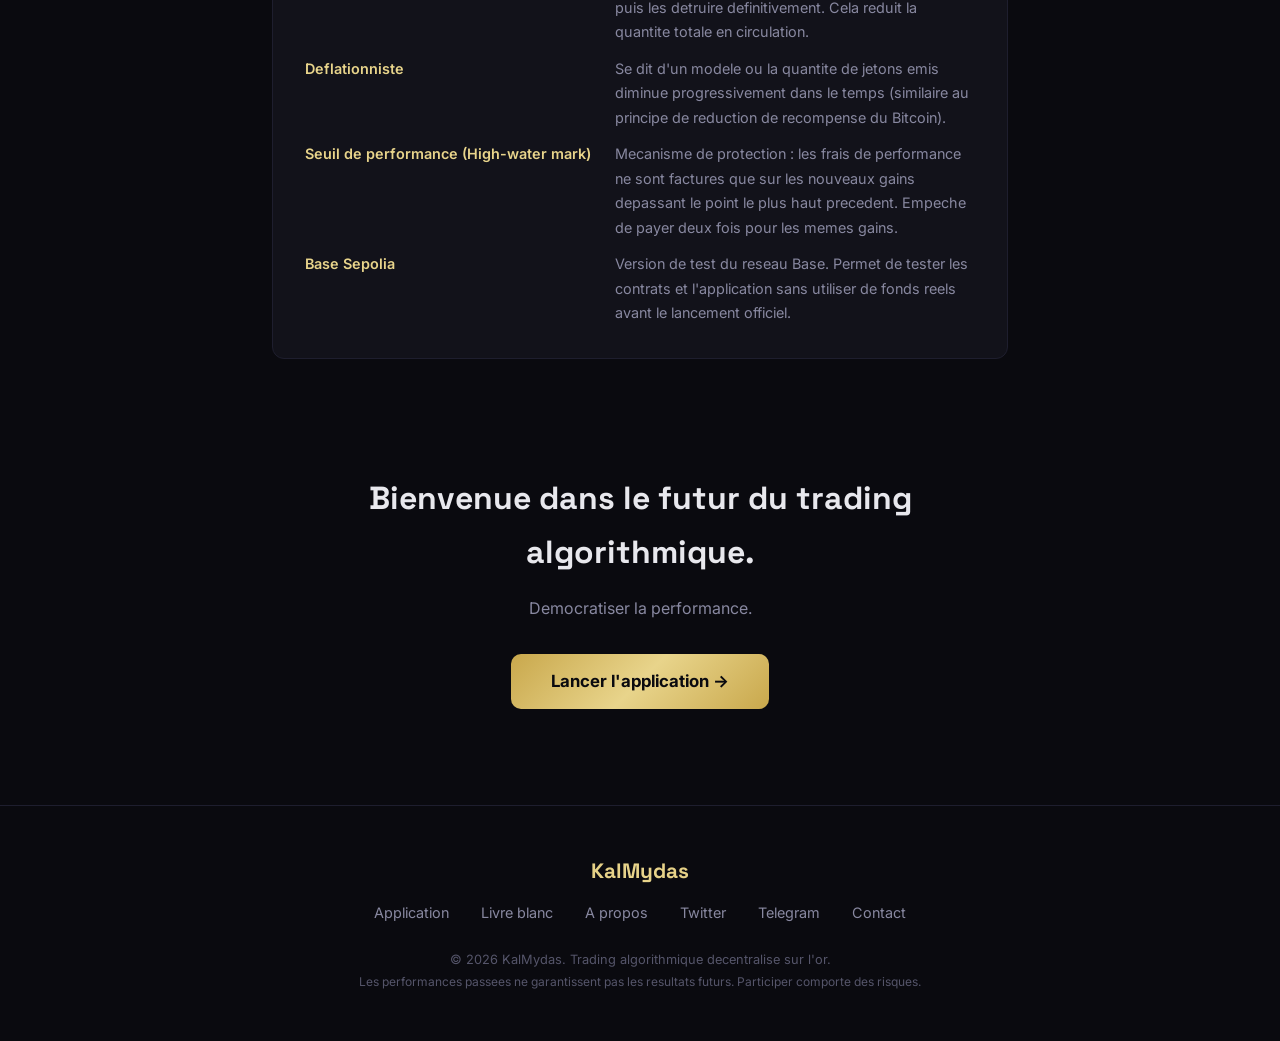
<file: apropos.html>
<!DOCTYPE html>
<html lang="fr">
<head>
  <meta charset="UTF-8" />
  <meta name="viewport" content="width=device-width, initial-scale=1.0" />
  <title>KalMydas — A propos</title>
  <meta name="description" content="KalMydas rend le trading algorithmique professionnel accessible a tous. Decouvrez notre mission, notre technologie et notre vision." />
  <link rel="preconnect" href="https://fonts.googleapis.com" />
  <link rel="preconnect" href="https://fonts.gstatic.com" crossorigin />
  <link href="https://fonts.googleapis.com/css2?family=Inter:wght@300;400;500;600;700;800;900&family=Space+Grotesk:wght@400;500;600;700&display=swap" rel="stylesheet" />
  <style>
    *, *::before, *::after { margin: 0; padding: 0; box-sizing: border-box; }

    :root {
      --bg: #0a0a0f;
      --bg-card: #12121a;
      --bg-card-hover: #1a1a28;
      --border: #1e1e2e;
      --border-gold: #c9a84c33;
      --gold: #c9a84c;
      --gold-light: #e8d48b;
      --gold-dark: #9a7a2e;
      --text: #e8e8ed;
      --text-dim: #8888a0;
      --text-muted: #55556a;
      --green: #22c55e;
      --blue: #3b82f6;
      --orange: #f97316;
      --red: #ef4444;
      --gradient-gold: linear-gradient(135deg, #c9a84c, #e8d48b, #c9a84c);
      --gradient-dark: linear-gradient(180deg, #0a0a0f 0%, #10101a 100%);
    }

    html { scroll-behavior: smooth; }

    body {
      font-family: 'Inter', -apple-system, sans-serif;
      background: var(--bg);
      color: var(--text);
      line-height: 1.7;
      overflow-x: hidden;
    }

    /* ===== NAVIGATION ===== */
    nav {
      position: fixed;
      top: 0; left: 0; right: 0;
      z-index: 100;
      padding: 1rem 2rem;
      display: flex;
      align-items: center;
      justify-content: space-between;
      background: rgba(10, 10, 15, 0.85);
      backdrop-filter: blur(20px);
      border-bottom: 1px solid var(--border);
      transition: all 0.3s;
    }

    nav.scrolled { padding: 0.6rem 2rem; background: rgba(10, 10, 15, 0.95); }

    .nav-logo {
      font-family: 'Space Grotesk', sans-serif;
      font-size: 1.5rem;
      font-weight: 700;
      background: var(--gradient-gold);
      -webkit-background-clip: text;
      -webkit-text-fill-color: transparent;
      background-clip: text;
      text-decoration: none;
    }

    .nav-links { display: flex; gap: 2rem; list-style: none; align-items: center; }
    .nav-links a { color: var(--text-dim); text-decoration: none; font-size: 0.9rem; font-weight: 500; transition: color 0.3s; }
    .nav-links a:hover { color: var(--gold); }
    .nav-links a.active { color: var(--gold); }
    .nav-cta {
      padding: 0.5rem 1.5rem;
      background: var(--gradient-gold);
      color: #0a0a0f !important;
      border-radius: 8px;
      font-weight: 700 !important;
      transition: transform 0.3s, box-shadow 0.3s !important;
    }
    .nav-cta:hover { transform: translateY(-1px); box-shadow: 0 4px 20px rgba(201, 168, 76, 0.3); }
    .nav-hamburger { display: none; flex-direction: column; gap: 5px; cursor: pointer; background: none; border: none; padding: 4px; }
    .nav-hamburger span { display: block; width: 24px; height: 2px; background: var(--text); border-radius: 2px; transition: all 0.3s; }

    /* ===== PAGE HEADER ===== */
    .page-header {
      padding: 8rem 2rem 4rem;
      text-align: center;
      position: relative;
      overflow: hidden;
    }

    .page-header::before {
      content: '';
      position: absolute;
      top: 0; left: 50%;
      transform: translateX(-50%);
      width: 800px; height: 400px;
      background: radial-gradient(ellipse, rgba(201, 168, 76, 0.06) 0%, transparent 70%);
    }

    .page-header h1 {
      font-family: 'Space Grotesk', sans-serif;
      font-size: clamp(2.5rem, 6vw, 4rem);
      font-weight: 800;
      margin-bottom: 1rem;
      position: relative;
    }

    .page-header h1 span {
      background: var(--gradient-gold);
      -webkit-background-clip: text;
      -webkit-text-fill-color: transparent;
      background-clip: text;
    }

    .page-header .subtitle {
      color: var(--text-dim);
      font-size: 1.2rem;
      max-width: 600px;
      margin: 0 auto;
      position: relative;
    }

    /* ===== CONTENT ===== */
    .container { max-width: 800px; margin: 0 auto; padding: 0 2rem; }

    .content-section {
      margin-bottom: 4rem;
    }

    .content-section h2 {
      font-family: 'Space Grotesk', sans-serif;
      font-size: 1.6rem;
      font-weight: 700;
      color: var(--gold);
      margin-bottom: 1.5rem;
      padding-bottom: 0.75rem;
      border-bottom: 1px solid var(--border-gold);
    }

    .content-section p {
      color: var(--text-dim);
      font-size: 1rem;
      margin-bottom: 1.2rem;
      line-height: 1.8;
    }

    .content-section strong { color: var(--text); font-weight: 600; }

    /* Tech terms */
    .term { color: var(--gold-light); cursor: help; border-bottom: 1px dotted var(--gold-dark); }

    /* Key numbers */
    .key-numbers {
      display: grid;
      grid-template-columns: repeat(auto-fit, minmax(200px, 1fr));
      gap: 1.5rem;
      margin: 2rem 0;
    }

    .key-number {
      background: var(--bg-card);
      border: 1px solid var(--border);
      border-radius: 12px;
      padding: 1.5rem;
      text-align: center;
      transition: border-color 0.3s;
    }

    .key-number:hover { border-color: var(--border-gold); }

    .key-number .value {
      font-family: 'Space Grotesk', sans-serif;
      font-size: 2rem;
      font-weight: 700;
      background: var(--gradient-gold);
      -webkit-background-clip: text;
      -webkit-text-fill-color: transparent;
      background-clip: text;
    }

    .key-number .label {
      color: var(--text-dim);
      font-size: 0.85rem;
      margin-top: 0.25rem;
    }

    /* Strategy list */
    .strategy-list {
      display: flex;
      flex-direction: column;
      gap: 0.75rem;
      margin: 1.5rem 0;
    }

    .strategy-item {
      display: flex;
      align-items: center;
      gap: 1rem;
      background: var(--bg-card);
      border: 1px solid var(--border);
      border-radius: 10px;
      padding: 1rem 1.5rem;
    }

    .strategy-item .icon { font-size: 1.5rem; }
    .strategy-item .name { font-weight: 600; color: var(--text); }
    .strategy-item .desc { color: var(--text-dim); font-size: 0.9rem; margin-left: auto; }

    /* Tokenomics breakdown */
    .tokenomics-bar {
      display: flex;
      height: 12px;
      border-radius: 6px;
      overflow: hidden;
      margin: 1.5rem 0 1rem;
    }

    .tokenomics-bar .segment { transition: width 0.5s; }
    .tokenomics-bar .seg-curve { background: var(--gold); flex: 74.5; }
    .tokenomics-bar .seg-rewards { background: var(--blue); flex: 20; }
    .tokenomics-bar .seg-presale { background: var(--green); flex: 5; }
    .tokenomics-bar .seg-airdrop { background: var(--orange); flex: 0.5; }

    .tokenomics-legend {
      display: flex;
      flex-wrap: wrap;
      gap: 1.5rem;
      margin-bottom: 1.5rem;
    }

    .tokenomics-legend .item {
      display: flex;
      align-items: center;
      gap: 0.5rem;
      font-size: 0.85rem;
      color: var(--text-dim);
    }

    .tokenomics-legend .dot {
      width: 10px; height: 10px;
      border-radius: 50%;
      flex-shrink: 0;
    }

    /* Warning box */
    .warning-box {
      background: rgba(239, 68, 68, 0.08);
      border: 1px solid rgba(239, 68, 68, 0.2);
      border-radius: 12px;
      padding: 1.5rem;
      margin: 2rem 0;
    }

    .warning-box h3 {
      color: var(--red);
      font-size: 0.95rem;
      font-weight: 600;
      margin-bottom: 0.75rem;
    }

    .warning-box p {
      color: var(--text-dim);
      font-size: 0.9rem;
      margin-bottom: 0.5rem;
      line-height: 1.6;
    }

    .warning-box ul {
      color: var(--text-dim);
      font-size: 0.9rem;
      padding-left: 1.5rem;
      margin-top: 0.5rem;
    }

    .warning-box li { margin-bottom: 0.3rem; }

    /* Glossary */
    .glossary {
      background: var(--bg-card);
      border: 1px solid var(--border);
      border-radius: 12px;
      padding: 2rem;
      margin: 3rem 0;
    }

    .glossary h2 {
      font-family: 'Space Grotesk', sans-serif;
      font-size: 1.3rem;
      font-weight: 700;
      color: var(--gold);
      margin-bottom: 1.5rem;
      border-bottom: none;
      padding-bottom: 0;
    }

    .glossary dl {
      display: grid;
      grid-template-columns: auto 1fr;
      gap: 0.75rem 1.5rem;
    }

    .glossary dt {
      color: var(--gold-light);
      font-weight: 600;
      font-size: 0.9rem;
      white-space: nowrap;
    }

    .glossary dd {
      color: var(--text-dim);
      font-size: 0.9rem;
    }

    /* CTA */
    .cta-box {
      text-align: center;
      padding: 4rem 2rem;
      margin: 2rem 0;
      position: relative;
    }

    .cta-box h2 {
      font-family: 'Space Grotesk', sans-serif;
      font-size: 2rem;
      font-weight: 800;
      margin-bottom: 1rem;
      border-bottom: none;
      padding-bottom: 0;
    }

    .cta-box p {
      color: var(--text-dim);
      margin-bottom: 2rem;
    }

    .btn-primary {
      display: inline-block;
      padding: 0.8rem 2.5rem;
      background: var(--gradient-gold);
      color: #0a0a0f;
      border-radius: 10px;
      text-decoration: none;
      font-weight: 700;
      font-size: 1.05rem;
      transition: transform 0.3s, box-shadow 0.3s;
    }

    .btn-primary:hover {
      transform: translateY(-2px);
      box-shadow: 0 8px 30px rgba(201, 168, 76, 0.3);
    }

    /* Footer */
    footer {
      padding: 3rem 2rem;
      border-top: 1px solid var(--border);
      text-align: center;
    }

    .footer-logo {
      font-family: 'Space Grotesk', sans-serif;
      font-size: 1.3rem; font-weight: 700;
      background: var(--gradient-gold);
      -webkit-background-clip: text;
      -webkit-text-fill-color: transparent;
      background-clip: text;
      margin-bottom: 0.75rem;
    }

    .footer-links { display: flex; gap: 2rem; justify-content: center; margin-bottom: 1.5rem; flex-wrap: wrap; }
    .footer-links a { color: var(--text-dim); text-decoration: none; font-size: 0.9rem; transition: color 0.3s; }
    .footer-links a:hover { color: var(--gold); }
    .footer-copy { color: var(--text-muted); font-size: 0.8rem; }

    /* Fade-in animations */
    .fade-in { opacity: 0; transform: translateY(20px); transition: opacity 0.6s, transform 0.6s; }
    .fade-in.visible { opacity: 1; transform: translateY(0); }

    /* Responsive */
    @media (max-width: 900px) {
      .nav-links { display: none; }
      .nav-hamburger { display: flex; }
      .nav-links.open {
        display: flex; flex-direction: column;
        position: absolute; top: 100%; left: 0; right: 0;
        background: rgba(10, 10, 15, 0.98);
        padding: 1.5rem 2rem;
        border-bottom: 1px solid var(--border);
        gap: 1rem;
      }
      .key-numbers { grid-template-columns: repeat(2, 1fr); }
      .glossary dl { grid-template-columns: 1fr; }
      .glossary dt { margin-bottom: -0.5rem; }
    }

    @media (max-width: 480px) {
      .key-numbers { grid-template-columns: 1fr; }
      .strategy-item { flex-direction: column; text-align: center; }
      .strategy-item .desc { margin-left: 0; }
    }
  </style>
</head>
<body>

  <nav id="navbar">
    <a href="/" class="nav-logo">KalMydas</a>
    <ul class="nav-links" id="navLinks">
      <li><a href="/#how">Comment ca marche</a></li>
      <li><a href="/#strategies">Strategies</a></li>
      <li><a href="/#token">Token KAL</a></li>
      <li><a href="/apropos.html" class="active">A propos</a></li>
      <li><a href="https://app.kalmydas.com" class="nav-cta">Lancer l'app &rarr;</a></li>
    </ul>
    <button class="nav-hamburger" id="hamburger" onclick="document.getElementById('navLinks').classList.toggle('open')">
      <span></span><span></span><span></span>
    </button>
  </nav>

  <!-- ===== HEADER ===== -->
  <header class="page-header">
    <h1 class="fade-in">L'or, <span>algorithmiquement.</span></h1>
    <p class="subtitle fade-in">Notre mission : rendre le trading algorithmique professionnel accessible, transparent et juste.</p>
  </header>

  <!-- ===== CONTENT ===== -->
  <main class="container">

    <!-- ORIGINE -->
    <section class="content-section fade-in">
      <h2>Pourquoi KalMydas existe</h2>
      <p>
        KalMydas est ne d'une frustration simple : pourquoi le <strong>trading algorithmique professionnel</strong>,
        qui genere des rendements stables depuis des decennies, reste-t-il reserve aux banques et aux
        <span class="term">fonds institutionnels*</span> ?
      </p>
      <p>
        Nous avons cree KalMydas pour changer ca. Notre plateforme, construite sur
        <span class="term">Base L2*</span> (la solution de mise a l'echelle d'Ethereum par Coinbase),
        donne a tout le monde &mdash; des <strong>10 $</strong> &mdash; acces aux memes strategies algorithmiques
        que les institutions.
      </p>
    </section>

    <!-- STRATEGIES -->
    <section class="content-section fade-in">
      <h2>5 robots, 20 ans de recherche</h2>
      <p>
        Nos 5 robots de trading sont developpes et optimises sur <span class="term">MetaTrader 4*</span>
        depuis plus de 20 ans. Ils ont ete rigoureusement <span class="term">backtestes*</span>,
        <span class="term">forward-testes*</span> et <span class="term">stress-testes*</span>
        sur les crises de 2008 et 2020. Chaque strategie opere exclusivement sur le marche de l'or
        (<span class="term">XAUUSD*</span>), un actif liquide et refuge reconnu mondialement.
      </p>

      <div class="strategy-list">
        <div class="strategy-item">
          <span class="icon">&#127749;</span>
          <span class="name">HORIZON</span>
          <span class="desc">Suivi de tendance &mdash; prudent</span>
        </div>
        <div class="strategy-item">
          <span class="icon">&#9876;&#65039;</span>
          <span class="name">VALKYRIE</span>
          <span class="desc">Cassure de niveaux &mdash; equilibre</span>
        </div>
        <div class="strategy-item">
          <span class="icon">&#128293;</span>
          <span class="name">REVOLUTION</span>
          <span class="desc">Triple filtre &mdash; dynamique</span>
        </div>
        <div class="strategy-item">
          <span class="icon">&#127974;</span>
          <span class="name">TREASURY</span>
          <span class="desc">Suivi adaptatif &mdash; dynamique</span>
        </div>
        <div class="strategy-item">
          <span class="icon">&#11088;</span>
          <span class="name">ORION</span>
          <span class="desc">Mission x10 &mdash; offensif</span>
        </div>
      </div>
    </section>

    <!-- TECHNOLOGIE -->
    <section class="content-section fade-in">
      <h2>Architecture technique</h2>
      <p>L'infrastructure est conçue pour la transparence et la securite :</p>

      <div class="key-numbers">
        <div class="key-number">
          <div class="value">15</div>
          <div class="label"><span class="term">Contrats intelligents*</span> Solidity</div>
        </div>
        <div class="key-number">
          <div class="value">171</div>
          <div class="label">Tests unitaires (couverture 100%)</div>
        </div>
        <div class="key-number">
          <div class="value">100%</div>
          <div class="label">Fonds controles par les utilisateurs</div>
        </div>
        <div class="key-number">
          <div class="value">24/7</div>
          <div class="label">Retraits libres, sans delai</div>
        </div>
      </div>

      <p>
        Un pont securise relie les robots <span class="term">MT4*</span> a la <span class="term">blockchain*</span>.
        Aucune cle privee n'est centralisee &mdash; vos fonds restent sous votre controle.
        Tout est verifiable en temps reel sur <span class="term">BaseScan*</span>.
      </p>
    </section>

    <!-- TOKENOMICS -->
    <section class="content-section fade-in">
      <h2>Le jeton KAL</h2>
      <p>
        Le jeton KAL (<span class="term">ERC-20*</span>, quantite maximale de 10 millions) fonctionne
        avec une <span class="term">courbe de valorisation*</span> transparente : le prix monte
        mecaniquement avec l'adoption.
      </p>

      <div class="tokenomics-bar">
        <div class="segment seg-curve"></div>
        <div class="segment seg-rewards"></div>
        <div class="segment seg-presale"></div>
        <div class="segment seg-airdrop"></div>
      </div>

      <div class="tokenomics-legend">
        <div class="item"><span class="dot" style="background:var(--gold)"></span> 74,5% Courbe de valorisation</div>
        <div class="item"><span class="dot" style="background:var(--blue)"></span> 20% Recompenses fournisseurs de liquidite</div>
        <div class="item"><span class="dot" style="background:var(--green)"></span> 5% Pre-vente (0,10 $/KAL)</div>
        <div class="item"><span class="dot" style="background:var(--orange)"></span> 0,5% Distribution communaute</div>
      </div>

      <p>
        <strong>30 %</strong> des frais de performance sont automatiquement utilises pour du
        <span class="term">rachat et destruction*</span>, creant une pression acheteuse permanente.
        Les fournisseurs de liquidite recoivent des recompenses avec un modele
        <span class="term">deflationniste*</span> (reduction progressive).
      </p>
    </section>

    <!-- PARTICIPATION -->
    <section class="content-section fade-in">
      <h2>Comment participer</h2>
      <p>
        Pour acceder aux strategies, un seul <strong>Passe d'acces</strong> suffit &mdash; un abonnement
        verifiable directement sur la <span class="term">blockchain*</span> (1 $/jour).
        Une fois actif, vous choisissez votre strategie, deposez vos fonds, et pouvez les retirer
        <strong>24h/24 et 7j/7</strong> sans aucun delai de blocage.
      </p>
      <p>
        Nous gagnons uniquement quand vous gagnez : les frais de performance s'appliquent
        <strong>uniquement sur les nouveaux gains</strong>, avec un mecanisme de
        <span class="term">seuil de performance*</span> qui empeche de facturer deux fois
        les memes gains.
      </p>
    </section>

    <!-- RISQUES -->
    <div class="warning-box fade-in">
      <h3>&#9888;&#65039; Avertissement sur les risques</h3>
      <p>Nous ne promettons rien de magique. Le trading comporte des risques :</p>
      <ul>
        <li>Pertes temporaires pouvant aller jusqu'a <strong>70 %</strong> sur certaines strategies</li>
        <li>Les performances passees ne garantissent pas les resultats futurs</li>
        <li>Risques techniques : infrastructure, oracles, reseau</li>
        <li>Risques de marche : volatilite, liquidite, evenements imprevus</li>
      </ul>
      <p style="margin-top: 0.75rem;">
        Nous les assumons pleinement et nous publions tout : code source, historiques de tests,
        audits (prevu T2 2026). Consultez notre <a href="https://app.kalmydas.com/legal" style="color: var(--gold);">page de risques detailles</a>.
      </p>
    </div>

    <!-- CALENDRIER -->
    <section class="content-section fade-in">
      <h2>Ou en sommes-nous</h2>
      <p>
        Nous sommes en <strong>phase finale de tests</strong> sur <span class="term">Base Sepolia*</span>
        (reseau de test). Le lancement officiel sur le reseau principal est prevu pour le
        <strong>3e trimestre 2026</strong>.
      </p>
      <p>
        Si vous cherchez une vraie innovation &mdash; pas une promesse vide, mais un outil concret
        pour faire travailler votre capital sur l'or avec des robots professionnels &mdash;
        vous etes au bon endroit.
      </p>
    </section>

    <!-- GLOSSAIRE -->
    <div class="glossary fade-in">
      <h2>Glossaire des termes techniques *</h2>
      <dl>
        <dt>Fonds institutionnels</dt>
        <dd>Structures financieres gerant des capitaux importants (banques, fonds de pension, fonds speculatifs). Disposent d'outils de trading avances auxquels les particuliers n'ont traditionnellement pas acces.</dd>

        <dt>Base L2</dt>
        <dd>Reseau de deuxieme couche construit au-dessus d'Ethereum par Coinbase. Permet des transactions rapides et peu couteuses tout en beneficiant de la securite d'Ethereum.</dd>

        <dt>MetaTrader 4 (MT4)</dt>
        <dd>Logiciel professionnel de trading utilise par les institutions financieres depuis 2005. Permet de creer, tester et executer des strategies automatisees.</dd>

        <dt>Backtest</dt>
        <dd>Simulation d'une strategie de trading sur des donnees historiques reelles pour en evaluer les performances passees. Nos strategies ont ete backtestees sur plus de 20 ans de donnees.</dd>

        <dt>Forward-test</dt>
        <dd>Test d'une strategie en conditions reelles de marche, sans risquer de capital reel. Valide que les resultats du backtest se confirment dans un environnement dynamique.</dd>

        <dt>Stress-test</dt>
        <dd>Evaluation du comportement d'une strategie lors de periodes de forte volatilite (crises de 2008, 2020). Mesure la resilience et les pertes maximales possibles.</dd>

        <dt>XAUUSD</dt>
        <dd>Code boursier international representant le prix de l'or (XAU) en dollars americains (USD). L'un des marches les plus liquides au monde.</dd>

        <dt>Contrat intelligent (Smart contract)</dt>
        <dd>Programme informatique autonome deploye sur la blockchain. Il s'execute automatiquement selon des regles predefinies, sans intermediaire. Le code est public et verifiable par tous.</dd>

        <dt>Blockchain</dt>
        <dd>Registre numerique distribue et infalsifiable. Chaque transaction est enregistree publiquement et ne peut etre modifiee retroactivement.</dd>

        <dt>BaseScan</dt>
        <dd>Explorateur qui permet de consulter toutes les transactions et contrats deployes sur le reseau Base. Assure une transparence totale des operations.</dd>

        <dt>ERC-20</dt>
        <dd>Norme technique standard pour les jetons sur Ethereum et ses reseaux compatibles (comme Base). Garantit l'interoperabilite avec tous les portefeuilles et plateformes.</dd>

        <dt>Courbe de valorisation (Bonding curve)</dt>
        <dd>Mecanisme mathematique transparent qui determine automatiquement le prix du jeton KAL en fonction de la quantite en circulation. Plus il y a de demande, plus le prix augmente de facon previsible.</dd>

        <dt>Rachat et destruction (Buyback &amp; burn)</dt>
        <dd>Mecanisme automatique ou une partie des frais est utilisee pour acheter des jetons KAL sur le marche, puis les detruire definitivement. Cela reduit la quantite totale en circulation.</dd>

        <dt>Deflationniste</dt>
        <dd>Se dit d'un modele ou la quantite de jetons emis diminue progressivement dans le temps (similaire au principe de reduction de recompense du Bitcoin).</dd>

        <dt>Seuil de performance (High-water mark)</dt>
        <dd>Mecanisme de protection : les frais de performance ne sont factures que sur les nouveaux gains depassant le point le plus haut precedent. Empeche de payer deux fois pour les memes gains.</dd>

        <dt>Base Sepolia</dt>
        <dd>Version de test du reseau Base. Permet de tester les contrats et l'application sans utiliser de fonds reels avant le lancement officiel.</dd>
      </dl>
    </div>

    <!-- CTA -->
    <div class="cta-box fade-in">
      <h2>Bienvenue dans le futur du trading algorithmique.</h2>
      <p>Democratiser la performance.</p>
      <a href="https://app.kalmydas.com" class="btn-primary">Lancer l'application &rarr;</a>
    </div>

  </main>

  <footer>
    <div class="footer-logo">KalMydas</div>
    <div class="footer-links">
      <a href="https://app.kalmydas.com">Application</a>
      <a href="https://app.kalmydas.com/whitepaper">Livre blanc</a>
      <a href="/apropos.html">A propos</a>
      <a href="https://x.com/KalMydas" target="_blank">Twitter</a>
      <a href="https://t.me/kalmydas" target="_blank">Telegram</a>
      <a href="mailto:kal@kalmydas.ch">Contact</a>
    </div>
    <p class="footer-copy">
      &copy; 2026 KalMydas. Trading algorithmique decentralise sur l'or.
      <br />
      <span style="font-size: 0.75rem;">Les performances passees ne garantissent pas les resultats futurs. Participer comporte des risques.</span>
    </p>
  </footer>

  <script>
    // Scroll animations
    const observer = new IntersectionObserver((entries) => {
      entries.forEach(entry => {
        if (entry.isIntersecting) entry.target.classList.add('visible');
      });
    }, { threshold: 0.1, rootMargin: '0px 0px -50px 0px' });
    document.querySelectorAll('.fade-in').forEach(el => observer.observe(el));

    // Navbar scroll effect
    window.addEventListener('scroll', () => {
      document.getElementById('navbar').classList.toggle('scrolled', window.scrollY > 50);
    });

    // Close mobile menu on link click
    document.querySelectorAll('.nav-links a').forEach(link => {
      link.addEventListener('click', () => {
        document.getElementById('navLinks').classList.remove('open');
      });
    });
  </script>

</body>
</html>
</file>
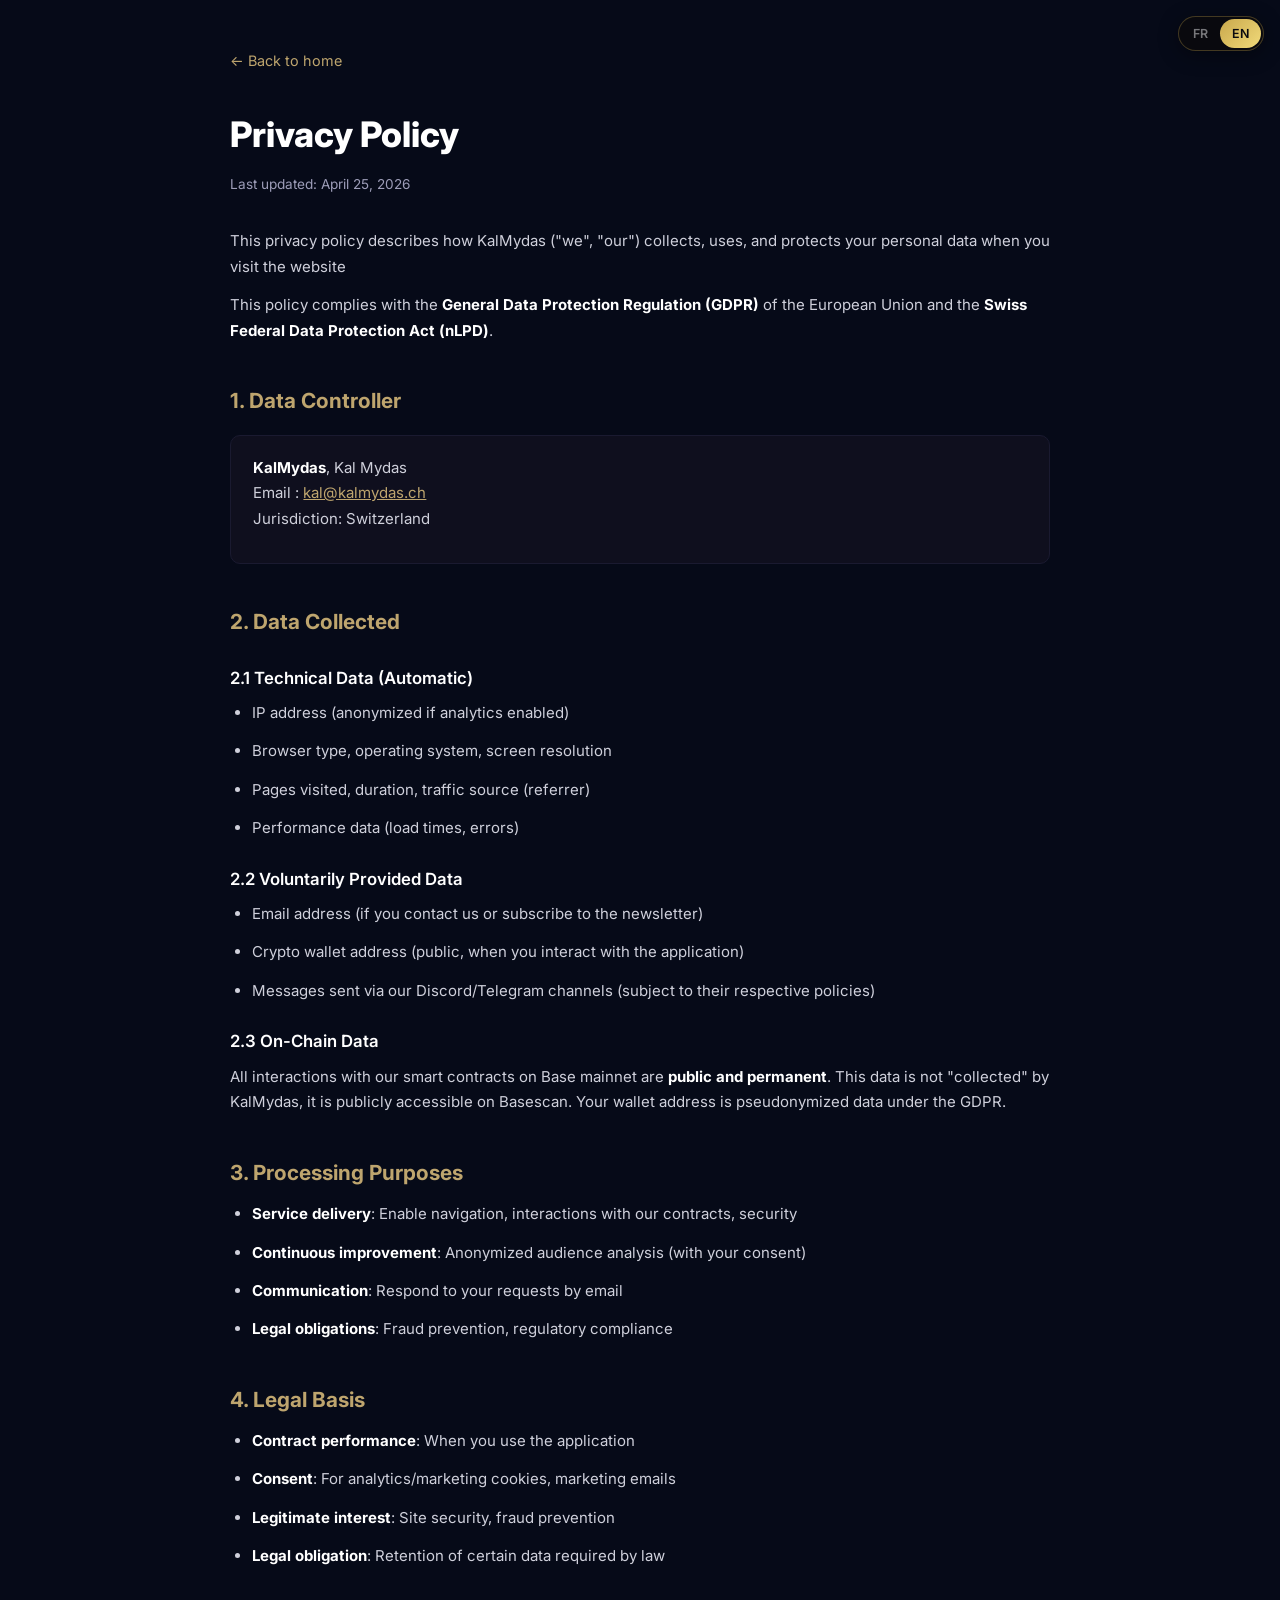
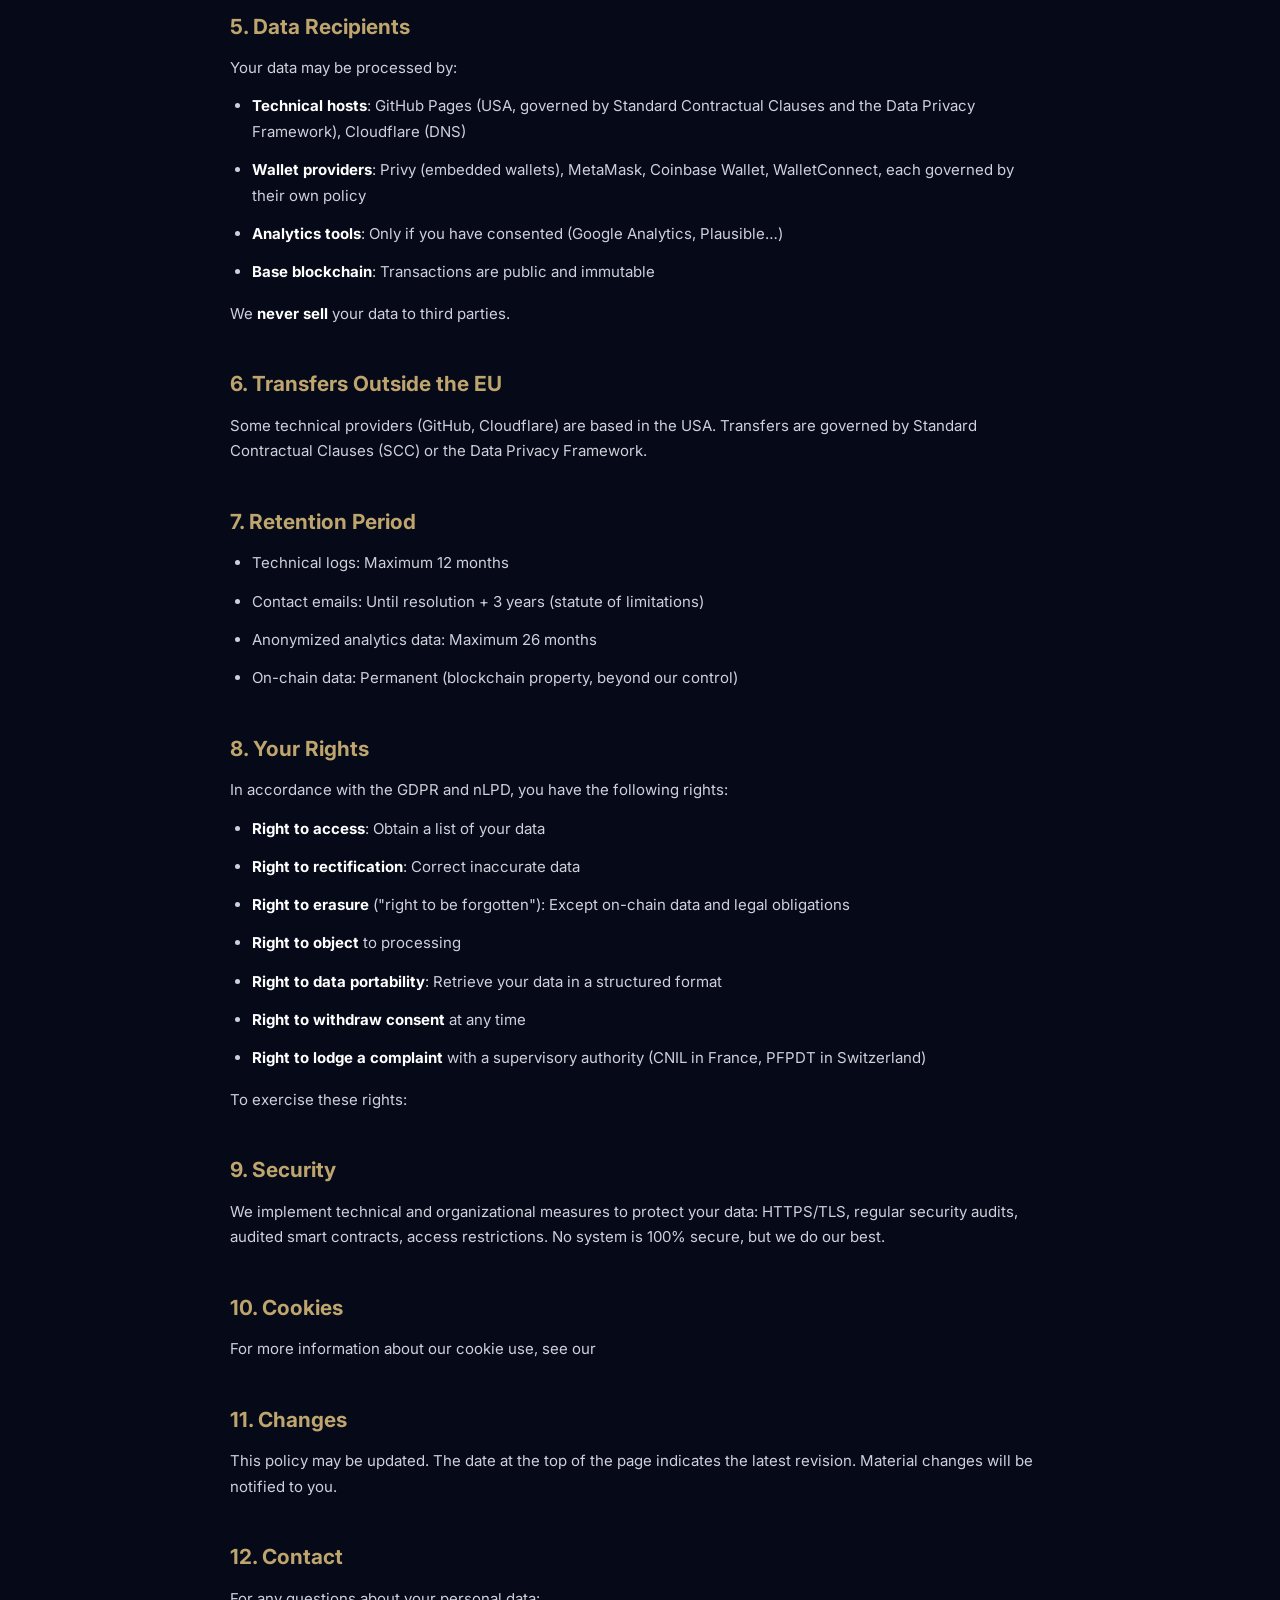
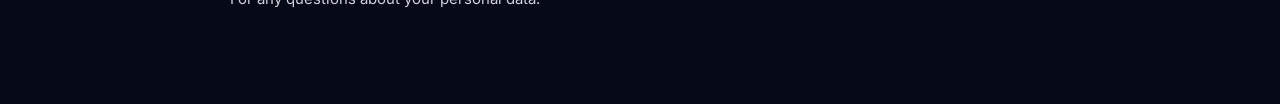
<file: privacy.html>
<!DOCTYPE html>
<html lang="fr">
<head>
<meta charset="UTF-8" />
<meta name="viewport" content="width=device-width, initial-scale=1.0" />
<title>Politique de confidentialité, KalMydas</title>
<meta name="description" content="Politique de confidentialité KalMydas : comment nous collectons, utilisons et protégeons vos données personnelles. Conforme RGPD et nLPD (Suisse)." />
<meta name="robots" content="index, follow" />
<link rel="canonical" href="https://kalmydas.com/privacy.html" />
<link href="https://fonts.googleapis.com/css2?family=Inter:wght@300;400;500;600;700&display=swap" rel="stylesheet" />
<style>
  :root { --bg:#060A18; --fg:#EAEAF2; --muted:#9D9DB8; --gold:#BEA56E; --border:#1a1a30; --card:#0f0f1e; }
  * { box-sizing: border-box; margin: 0; padding: 0; }
  body { background: var(--bg); color: var(--fg); font-family: 'Inter', system-ui, sans-serif; font-size: 15px; line-height: 1.7; padding: 3rem 1.5rem 5rem; }
  .wrap { max-width: 820px; margin: 0 auto; }
  .back { display: inline-block; color: var(--gold); text-decoration: none; margin-bottom: 2rem; font-size: 0.9rem; }
  .back:hover { text-decoration: underline; }
  h1 { font-size: 2.2rem; margin-bottom: 0.5rem; color: #fff; font-weight: 800; }
  h2 { font-size: 1.3rem; margin-top: 2.5rem; margin-bottom: 0.7rem; color: var(--gold); font-weight: 700; }
  h3 { font-size: 1.05rem; margin-top: 1.5rem; margin-bottom: 0.5rem; color: #fff; font-weight: 600; }
  p, li { color: #cfd0db; margin-bottom: 0.8rem; }
  ul, ol { padding-left: 1.4rem; margin-bottom: 1rem; }
  a { color: var(--gold); }
  .date { color: var(--muted); font-size: 0.85rem; margin-bottom: 2rem; display: block; }
  .card { background: var(--card); border: 1px solid var(--border); border-radius: 10px; padding: 1.2rem 1.4rem; margin: 1rem 0; }
  strong { color: #fff; }
</style>
<!-- Umami analytics -->
<script defer src="https://cloud.umami.is/script.js" data-website-id="5613819f-c081-4f1f-a3a8-2257fbcf3b73"></script>
</head>
<body>
  <div class="wrap">
    <a href="/" class="back" data-en="← Back to home">← Retour à l'accueil</a>
    <h1 data-en="Privacy Policy">Politique de confidentialité</h1>
    <span class="date" data-en="Last updated: April 25, 2026">Dernière mise à jour : 25 avril 2026</span>

    <p data-en="This privacy policy describes how KalMydas (&quot;we&quot;, &quot;our&quot;) collects, uses, and protects your personal data when you visit the website <a href="https://kalmydas.com">kalmydas.com</a> or use the application <a href="https://app.kalmydas.com">app.kalmydas.com</a>.">La présente politique de confidentialité décrit la manière dont KalMydas (« nous », « notre ») collecte, utilise et protège vos données personnelles lorsque vous visitez le site <a href="https://kalmydas.com">kalmydas.com</a> ou utilisez l'application <a href="https://app.kalmydas.com">app.kalmydas.com</a>.</p>

    <p data-en="This policy complies with the <strong>General Data Protection Regulation (GDPR)</strong> of the European Union and the <strong>Swiss Federal Data Protection Act (nLPD)</strong>.">Cette politique est conforme au <strong>Règlement général sur la protection des données (RGPD)</strong> de l'Union européenne et à la <strong>Loi fédérale suisse sur la protection des données (nLPD)</strong>.</p>

    <h2 data-en="1. Data Controller">1. Responsable du traitement</h2>
    <div class="card">
      <p><strong>KalMydas</strong>, Kal Mydas<br>
      Email : <a href="mailto:kal@kalmydas.ch">kal@kalmydas.ch</a><br>
      <span data-en="Jurisdiction: Switzerland">Juridiction : Suisse</span></p>
    </div>

    <h2 data-en="2. Data Collected">2. Données collectées</h2>
    <h3 data-en="2.1 Technical Data (Automatic)">2.1 Données techniques (automatiques)</h3>
    <ul>
      <li data-en="IP address (anonymized if analytics enabled)">Adresse IP (anonymisée si analytics activés)</li>
      <li data-en="Browser type, operating system, screen resolution">Type de navigateur, système d'exploitation, résolution d'écran</li>
      <li data-en="Pages visited, duration, traffic source (referrer)">Pages visitées, durée, source de trafic (referrer)</li>
      <li data-en="Performance data (load times, errors)">Données de performance (temps de chargement, erreurs)</li>
    </ul>

    <h3 data-en="2.2 Voluntarily Provided Data">2.2 Données fournies volontairement</h3>
    <ul>
      <li data-en="Email address (if you contact us or subscribe to the newsletter)">Adresse email (si vous nous contactez ou vous inscrivez à la newsletter)</li>
      <li data-en="Crypto wallet address (public, when you interact with the application)">Adresse de portefeuille crypto (publique, lorsque vous interagissez avec l'application)</li>
      <li data-en="Messages sent via our Discord/Telegram channels (subject to their respective policies)">Messages envoyés via nos canaux Discord/Telegram (soumis à la politique respective de ces plateformes)</li>
    </ul>

    <h3 data-en="2.3 On-Chain Data">2.3 Données on-chain</h3>
    <p data-en="All interactions with our smart contracts on Base mainnet are &lt;strong&gt;public and permanent&lt;/strong&gt;. This data is not &quot;collected&quot; by KalMydas, it is publicly accessible on Basescan. Your wallet address is pseudonymized data under the GDPR.">Toute interaction avec nos smart contracts sur Base mainnet est <strong>publique et permanente</strong>. Ces données ne sont pas « collectées » par KalMydas, elles sont publiquement accessibles sur Basescan. Votre adresse de portefeuille est une donnée pseudonymisée au sens du RGPD.</p>

    <h2 data-en="3. Processing Purposes">3. Finalités du traitement</h2>
    <ul>
      <li data-en="&lt;strong&gt;Service delivery&lt;/strong&gt;: Enable navigation, interactions with our contracts, security"><strong>Fourniture du service</strong> : permettre la navigation, les interactions avec nos contrats, la sécurité</li>
      <li data-en="&lt;strong&gt;Continuous improvement&lt;/strong&gt;: Anonymized audience analysis (with your consent)"><strong>Amélioration continue</strong> : analyses d'audience anonymisées (avec votre consentement)</li>
      <li data-en="&lt;strong&gt;Communication&lt;/strong&gt;: Respond to your requests by email"><strong>Communication</strong> : répondre à vos demandes par email</li>
      <li data-en="&lt;strong&gt;Legal obligations&lt;/strong&gt;: Fraud prevention, regulatory compliance"><strong>Obligations légales</strong> : lutte contre la fraude, conformité réglementaire</li>
    </ul>

    <h2 data-en="4. Legal Basis">4. Base légale</h2>
    <ul>
      <li data-en="&lt;strong&gt;Contract performance&lt;/strong&gt;: When you use the application"><strong>Exécution contractuelle</strong> : lorsque vous utilisez l'application</li>
      <li data-en="&lt;strong&gt;Consent&lt;/strong&gt;: For analytics/marketing cookies, marketing emails"><strong>Consentement</strong> : pour les cookies analytics/marketing, les emails marketing</li>
      <li data-en="&lt;strong&gt;Legitimate interest&lt;/strong&gt;: Site security, fraud prevention"><strong>Intérêt légitime</strong> : sécurité du site, prévention de la fraude</li>
      <li data-en="&lt;strong&gt;Legal obligation&lt;/strong&gt;: Retention of certain data required by law"><strong>Obligation légale</strong> : conservation de certaines données imposée par la loi</li>
    </ul>

    <h2 data-en="5. Data Recipients">5. Destinataires des données</h2>
    <p data-en="Your data may be processed by:">Vos données peuvent être traitées par :</p>
    <ul>
      <li data-en="&lt;strong&gt;Technical hosts&lt;/strong&gt;: GitHub Pages (USA, governed by Standard Contractual Clauses and the Data Privacy Framework), Cloudflare (DNS)"><strong>Hébergeurs techniques</strong> : GitHub Pages (États-Unis, encadré par les Clauses Contractuelles Types et le Data Privacy Framework), Cloudflare (DNS)</li>
      <li data-en="&lt;strong&gt;Wallet providers&lt;/strong&gt;: Privy (embedded wallets), MetaMask, Coinbase Wallet, WalletConnect, each governed by their own policy"><strong>Fournisseurs de portefeuilles</strong> : Privy (portefeuilles intégrés), MetaMask, Coinbase Wallet, WalletConnect, chacun régi par sa propre politique</li>
      <li data-en="&lt;strong&gt;Analytics tools&lt;/strong&gt;: Only if you have consented (Google Analytics, Plausible…)"><strong>Outils d'analytics</strong> : uniquement si vous avez consenti (Google Analytics, Plausible…)</li>
      <li data-en="&lt;strong&gt;Base blockchain&lt;/strong&gt;: Transactions are public and immutable"><strong>Blockchain Base</strong> : les transactions sont publiques et immuables</li>
    </ul>
    <p data-en="We &lt;strong&gt;never sell&lt;/strong&gt; your data to third parties.">Nous <strong>ne vendons jamais</strong> vos données à des tiers.</p>

    <h2 data-en="6. Transfers Outside the EU">6. Transferts hors Union européenne</h2>
    <p data-en="Some technical providers (GitHub, Cloudflare) are based in the USA. Transfers are governed by Standard Contractual Clauses (SCC) or the Data Privacy Framework.">Certains prestataires techniques (GitHub, Cloudflare) sont basés aux États-Unis. Les transferts sont encadrés par des Clauses Contractuelles Types (CCT) ou le Data Privacy Framework.</p>

    <h2 data-en="7. Retention Period">7. Durée de conservation</h2>
    <ul>
      <li data-en="Technical logs: Maximum 12 months">Logs techniques : 12 mois maximum</li>
      <li data-en="Contact emails: Until resolution + 3 years (statute of limitations)">Emails de contact : jusqu'à résolution + 3 ans (prescription)</li>
      <li data-en="Anonymized analytics data: Maximum 26 months">Données analytics anonymisées : 26 mois maximum</li>
      <li data-en="On-chain data: Permanent (blockchain property, beyond our control)">Données on-chain : permanentes (propriété de la blockchain, hors de notre contrôle)</li>
    </ul>

    <h2 data-en="8. Your Rights">8. Vos droits</h2>
    <p data-en="In accordance with the GDPR and nLPD, you have the following rights:">Conformément au RGPD et à la nLPD, vous disposez des droits suivants :</p>
    <ul>
      <li data-en="&lt;strong&gt;Right to access&lt;/strong&gt;: Obtain a list of your data"><strong>Droit d'accès</strong> : obtenir la liste de vos données</li>
      <li data-en="&lt;strong&gt;Right to rectification&lt;/strong&gt;: Correct inaccurate data"><strong>Droit de rectification</strong> : corriger des données inexactes</li>
      <li data-en="&lt;strong&gt;Right to erasure&lt;/strong&gt; (&quot;right to be forgotten&quot;): Except on-chain data and legal obligations"><strong>Droit à l'effacement</strong> (« droit à l'oubli ») : sauf données on-chain et obligations légales</li>
      <li data-en="&lt;strong&gt;Right to object&lt;/strong&gt; to processing"><strong>Droit d'opposition</strong> au traitement</li>
      <li data-en="&lt;strong&gt;Right to data portability&lt;/strong&gt;: Retrieve your data in a structured format"><strong>Droit à la portabilité</strong> : récupérer vos données dans un format structuré</li>
      <li data-en="&lt;strong&gt;Right to withdraw consent&lt;/strong&gt; at any time"><strong>Droit de retirer votre consentement</strong> à tout moment</li>
      <li data-en="&lt;strong&gt;Right to lodge a complaint&lt;/strong&gt; with a supervisory authority (CNIL in France, PFPDT in Switzerland)"><strong>Droit d'introduire une réclamation</strong> auprès d'une autorité de contrôle (CNIL en France, PFPDT en Suisse)</li>
    </ul>
    <p data-en="To exercise these rights: <a href="mailto:kal@kalmydas.ch">kal@kalmydas.ch</a>">Pour exercer ces droits : <a href="mailto:kal@kalmydas.ch">kal@kalmydas.ch</a></p>

    <h2 data-en="9. Security">9. Sécurité</h2>
    <p data-en="We implement technical and organizational measures to protect your data: HTTPS/TLS, regular security audits, audited smart contracts, access restrictions. No system is 100% secure, but we do our best.">Nous mettons en œuvre des mesures techniques et organisationnelles pour protéger vos données : HTTPS/TLS, audits de sécurité réguliers, smart contracts audités, limitation des accès. Aucun système n'est 100% sûr, mais nous faisons notre maximum.</p>

    <h2 data-en="10. Cookies">10. Cookies</h2>
    <p data-en="For more information about our cookie use, see our <a href="/cookies.html">Cookie Policy</a>.">Pour plus d'informations sur notre utilisation des cookies, consultez notre <a href="/cookies.html">Politique cookies</a>.</p>

    <h2 data-en="11. Changes">11. Modifications</h2>
    <p data-en="This policy may be updated. The date at the top of the page indicates the latest revision. Material changes will be notified to you.">Cette politique peut être mise à jour. La date en haut de page indique la dernière révision. Les modifications substantielles vous seront notifiées.</p>

    <h2 data-en="12. Contact">12. Contact</h2>
    <p data-en="For any questions about your personal data: <a href="mailto:kal@kalmydas.ch">kal@kalmydas.ch</a>">Pour toute question concernant vos données personnelles : <a href="mailto:kal@kalmydas.ch">kal@kalmydas.ch</a></p>
  </div>

  <script>
(function(){
  var lang='fr';try{var q=(location.search||'').match(/[?&]lang=(fr|en)\b/);var c=document.cookie.match(/(?:^|; )km_lang=(fr|en)\b/);var s=localStorage.getItem('km_lang');if(q)lang=q[1];else if(c)lang=c[1];else if(s==='fr'||s==='en')lang=s;else{var nb=(navigator.language||'fr').toLowerCase();lang=nb.indexOf('fr')===0?'fr':'en';}}catch(e){}
  var fc=new Map();
  function cache(){document.querySelectorAll('[data-en]').forEach(function(el){fc.set(el,el.innerHTML);});}
  function apply(l){lang=l;try{localStorage.setItem('km_lang',l);}catch(e){}try{var dom=(location.hostname==='kalmydas.com'||location.hostname.indexOf('.kalmydas.com')>=0)?'; domain=.kalmydas.com':'';var sec=location.protocol==='https:'?'; Secure':'';document.cookie='km_lang='+l+'; path=/'+dom+'; max-age=31536000; SameSite=Lax'+sec;}catch(e){}document.documentElement.lang=l;
    document.querySelectorAll('[data-en]').forEach(function(el){if(l==='en'){if(!fc.has(el))fc.set(el,el.innerHTML);el.innerHTML=el.getAttribute('data-en');}else{if(fc.has(el))el.innerHTML=fc.get(el);}});
    var t=document.getElementById('ltog');if(t)t.querySelectorAll('.lo').forEach(function(o){o.classList.toggle('active',o.getAttribute('data-lang')===l);});
  }
  function init(){cache();
    var s=document.createElement('style');s.textContent='.ltoggle{position:fixed;top:16px;right:16px;z-index:99999;display:flex;background:rgba(10,10,15,0.92);border:1px solid rgba(201,168,76,0.3);border-radius:20px;padding:2px;cursor:pointer;user-select:none;backdrop-filter:blur(12px);box-shadow:0 4px 20px rgba(0,0,0,0.4);}.lo{padding:4px 12px;border-radius:16px;font-size:0.78rem;font-weight:600;color:rgba(255,255,255,0.45);transition:all 0.3s;font-family:Inter,Arial,sans-serif;}.lo.active{background:linear-gradient(135deg,#c9a84c,#f1da7a);color:#0a0a0f;}';
    document.head.appendChild(s);
    var d=document.createElement('div');d.id='ltog';d.className='ltoggle';d.setAttribute('role','button');
    d.innerHTML='<span class="lo'+(lang==='fr'?' active':'')+'" data-lang="fr">FR</span><span class="lo'+(lang==='en'?' active':'')+'" data-lang="en">EN</span>';
    document.body.appendChild(d);d.addEventListener('click',function(){apply(lang==='fr'?'en':'fr');});
    if(lang==='en')apply('en');
  }
  if(document.readyState==='loading')document.addEventListener('DOMContentLoaded',init);else init();
})();
  </script>
</body>
</html>
</file>
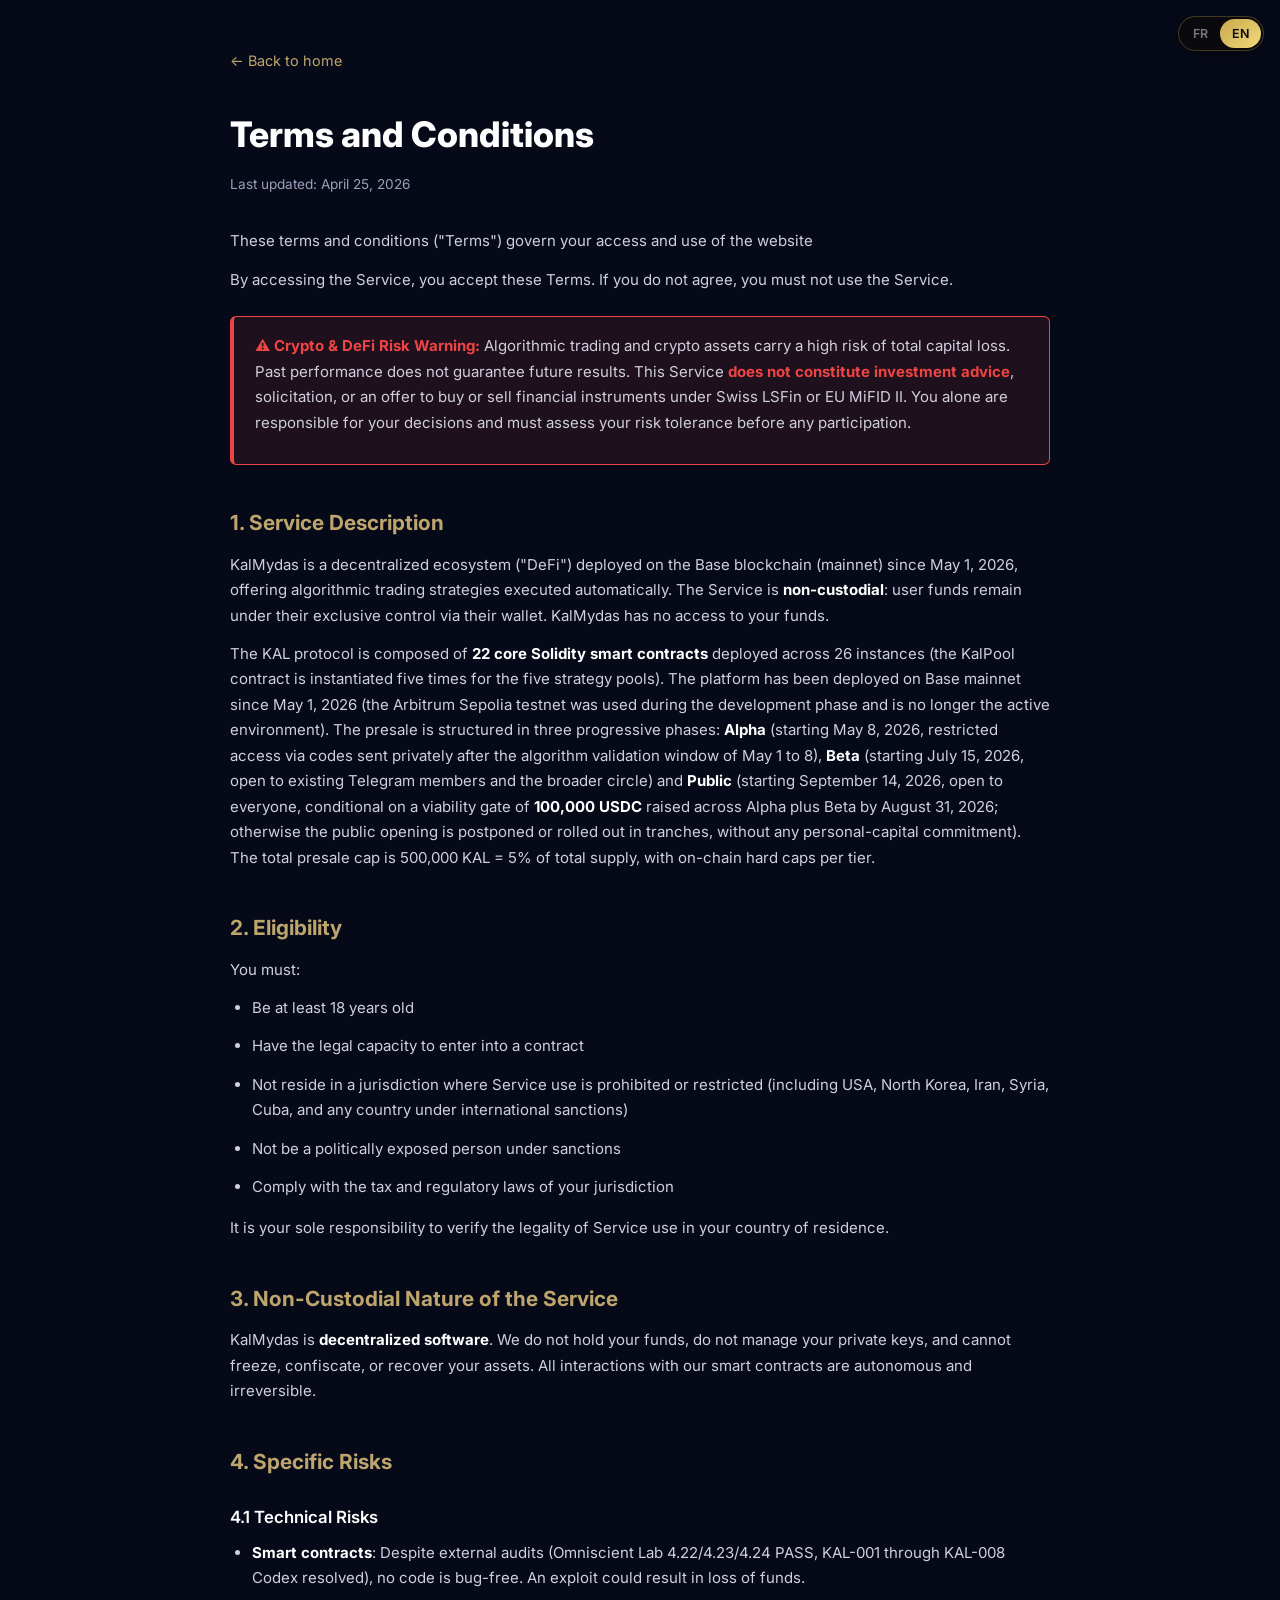
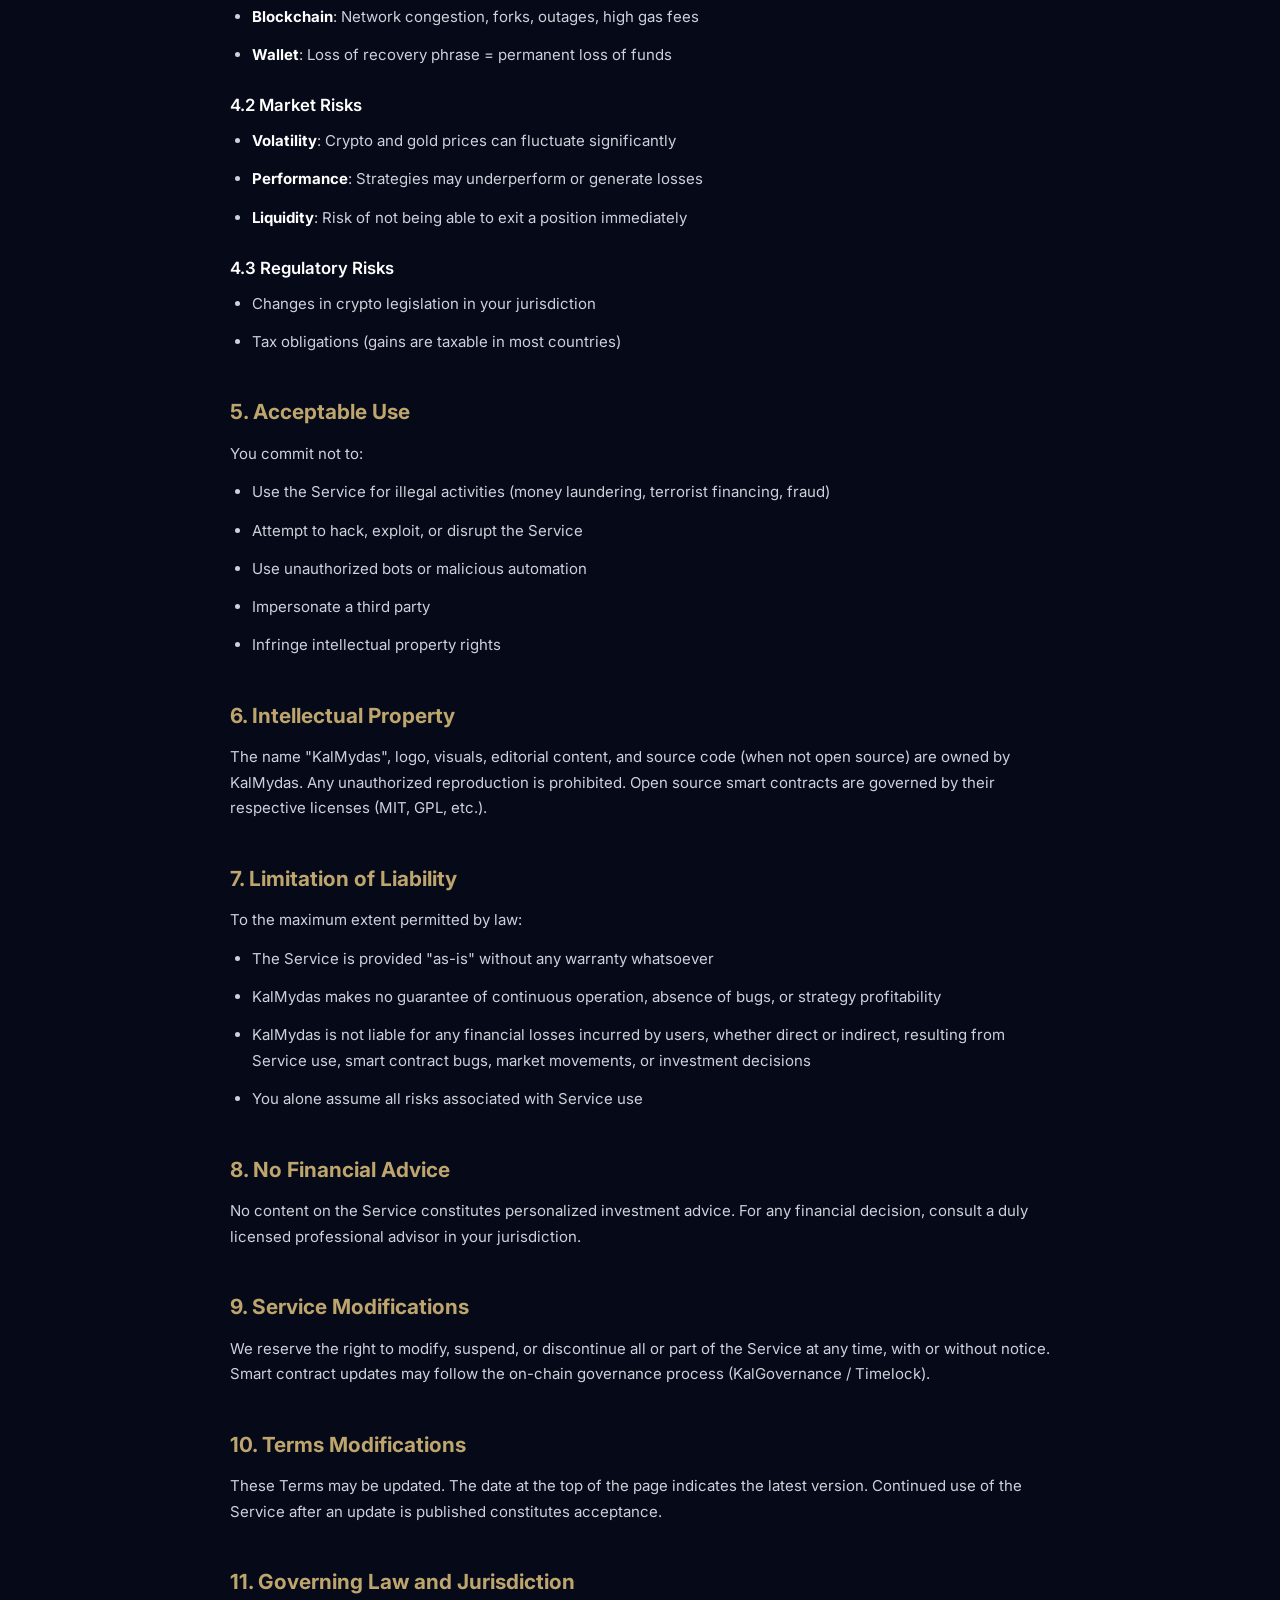
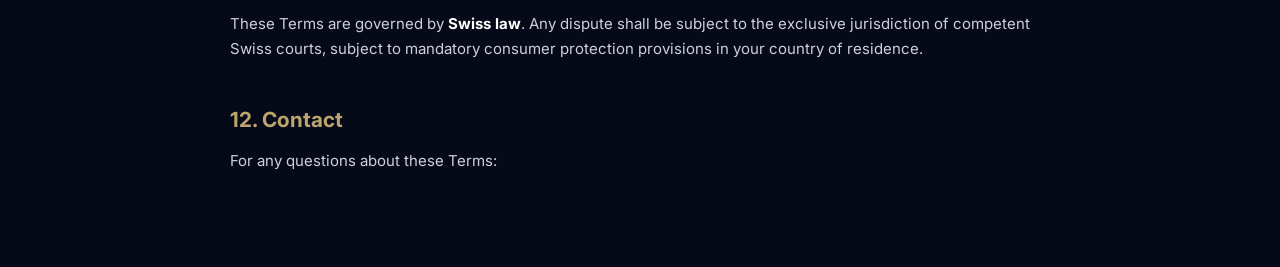
<file: terms.html>
<!DOCTYPE html>
<html lang="fr">
<head>
<meta charset="UTF-8" />
<meta name="viewport" content="width=device-width, initial-scale=1.0" />
<title>Conditions d'utilisation, KalMydas</title>
<meta name="description" content="Conditions générales d'utilisation de KalMydas : règles d'usage, avertissement risques, limitation de responsabilité, droit applicable." />
<meta name="robots" content="index, follow" />
<link rel="canonical" href="https://kalmydas.com/terms.html" />
<link href="https://fonts.googleapis.com/css2?family=Inter:wght@300;400;500;600;700&display=swap" rel="stylesheet" />
<style>
  :root { --bg:#060A18; --fg:#EAEAF2; --muted:#9D9DB8; --gold:#BEA56E; --border:#1a1a30; --card:#0f0f1e; --warn:#ef4444; }
  * { box-sizing: border-box; margin: 0; padding: 0; }
  body { background: var(--bg); color: var(--fg); font-family: 'Inter', system-ui, sans-serif; font-size: 15px; line-height: 1.7; padding: 3rem 1.5rem 5rem; }
  .wrap { max-width: 820px; margin: 0 auto; }
  .back { display: inline-block; color: var(--gold); text-decoration: none; margin-bottom: 2rem; font-size: 0.9rem; }
  h1 { font-size: 2.2rem; margin-bottom: 0.5rem; color: #fff; font-weight: 800; }
  h2 { font-size: 1.3rem; margin-top: 2.5rem; margin-bottom: 0.7rem; color: var(--gold); font-weight: 700; }
  h3 { font-size: 1.05rem; margin-top: 1.5rem; margin-bottom: 0.5rem; color: #fff; font-weight: 600; }
  p, li { color: #cfd0db; margin-bottom: 0.8rem; }
  ul, ol { padding-left: 1.4rem; margin-bottom: 1rem; }
  a { color: var(--gold); }
  .date { color: var(--muted); font-size: 0.85rem; margin-bottom: 2rem; display: block; }
  .warning { background: rgba(239, 68, 68, 0.1); border: 1px solid var(--warn); border-left: 4px solid var(--warn); border-radius: 6px; padding: 1rem 1.3rem; margin: 1.5rem 0; }
  .warning strong { color: var(--warn); }
  strong { color: #fff; }
</style>
<!-- Umami analytics -->
<script defer src="https://cloud.umami.is/script.js" data-website-id="5613819f-c081-4f1f-a3a8-2257fbcf3b73"></script>
</head>
<body>
  <div class="wrap">
    <a href="/" class="back" data-en="← Back to home">← Retour à l'accueil</a>
    <h1 data-en="Terms and Conditions">Conditions générales d'utilisation</h1>
    <span class="date" data-en="Last updated: April 25, 2026">Dernière mise à jour : 25 avril 2026</span>

    <p data-en="These terms and conditions (&quot;Terms&quot;) govern your access and use of the website <a href="https://kalmydas.com">kalmydas.com</a> and the application <a href="https://app.kalmydas.com">app.kalmydas.com</a> (together, the &quot;Service&quot;) operated by KalMydas (&quot;we&quot;).">Les présentes conditions générales d'utilisation (« CGU ») régissent l'accès et l'utilisation du site <a href="https://kalmydas.com">kalmydas.com</a> et de l'application <a href="https://app.kalmydas.com">app.kalmydas.com</a> (ensemble, « le Service ») exploités par KalMydas (« nous »).</p>
    <p data-en="By accessing the Service, you accept these Terms. If you do not agree, you must not use the Service.">En accédant au Service, vous acceptez ces CGU. Si vous n'êtes pas d'accord, vous ne devez pas utiliser le Service.</p>

    <div class="warning">
      <p data-en="&lt;strong&gt;⚠ Crypto &amp; DeFi Risk Warning:&lt;/strong&gt; Algorithmic trading and crypto assets carry a high risk of total capital loss. Past performance does not guarantee future results. This Service &lt;strong&gt;does not constitute investment advice&lt;/strong&gt;, solicitation, or an offer to buy or sell financial instruments under Swiss LSFin or EU MiFID II. You alone are responsible for your decisions and must assess your risk tolerance before any participation."><strong>⚠ Avertissement risques crypto & DeFi :</strong> Le trading algorithmique et les crypto-actifs comportent un risque élevé de perte totale du capital investi. Les performances passées ne préjugent pas des performances futures. Ce Service <strong>ne constitue ni un conseil en investissement</strong>, ni une sollicitation, ni une offre d'achat ou de vente d'instruments financiers au sens de la LSFin (Suisse) ou de MiFID II (UE). Vous êtes seul responsable de vos décisions et devez évaluer votre tolérance au risque avant toute participation.</p>
    </div>

    <h2 data-en="1. Service Description">1. Description du Service</h2>
    <p data-en="KalMydas is a decentralized ecosystem (&quot;DeFi&quot;) deployed on the Base blockchain (mainnet) since May 1, 2026, offering algorithmic trading strategies executed automatically. The Service is &lt;strong&gt;non-custodial&lt;/strong&gt;: user funds remain under their exclusive control via their wallet. KalMydas has no access to your funds.">KalMydas est un écosystème décentralisé (« DeFi ») déployé sur la blockchain Base (mainnet) depuis le 1<sup>er</sup> mai 2026, proposant des stratégies de trading algorithmique exécutées de manière automatisée. Le Service est <strong>non dépositaire</strong> (« non-custodial » en anglais) : les fonds des utilisateurs restent sous leur contrôle exclusif via leur portefeuille. KalMydas n'a pas accès à vos fonds.</p>
    <p data-en="The KAL protocol is composed of &lt;strong&gt;22 core Solidity smart contracts&lt;/strong&gt; deployed across 26 instances (the KalPool contract is instantiated five times for the five strategy pools). The platform has been deployed on Base mainnet since May 1, 2026 (the Arbitrum Sepolia testnet was used during the development phase and is no longer the active environment). The presale is structured in three progressive phases: &lt;strong&gt;Alpha&lt;/strong&gt; (starting May 8, 2026, restricted access via codes sent privately after the algorithm validation window of May 1 to 8), &lt;strong&gt;Beta&lt;/strong&gt; (starting July 15, 2026, open to existing Telegram members and the broader circle) and &lt;strong&gt;Public&lt;/strong&gt; (starting September 14, 2026, open to everyone, conditional on a viability gate of &lt;strong&gt;100,000 USDC&lt;/strong&gt; raised across Alpha plus Beta by August 31, 2026; otherwise the public opening is postponed or rolled out in tranches, without any personal-capital commitment). The total presale cap is 500,000 KAL = 5% of total supply, with on-chain hard caps per tier.">Le protocole KAL est composé de <strong>22 contrats Solidity centraux</strong> déployés en 26 instances (le contrat KalPool est instancié cinq fois pour les cinq pools de stratégie). La plateforme est déployée sur Base mainnet depuis le 1<sup>er</sup> mai 2026 (le testnet Arbitrum Sepolia a été utilisé pendant la phase de développement et n'est plus l'environnement actif). La prévente est structurée en trois phases progressives : <strong>Alpha</strong> (à partir du 8 mai 2026, accès restreint via codes envoyés en privé après la fenêtre de validation des algorithmes du 1<sup>er</sup> au 8 mai), <strong>Beta</strong> (à partir du 15 juillet 2026, ouverte aux membres existants Telegram et au cercle élargi) et <strong>Publique</strong> (à partir du 14 septembre 2026, ouverte à tous, conditionnelle à un palier de viabilité de <strong>100 000 USDC</strong> levés sur Alpha plus Beta au 31 août 2026 ; sinon l'ouverture publique est reportée ou ouverte par tranches, sans engagement de capital personnel). Le plafond global de la prévente est 500 000 KAL = 5 % de l'offre totale, avec des plafonds on-chain par palier.</p>

    <h2 data-en="2. Eligibility">2. Éligibilité</h2>
    <p data-en="You must:">Vous devez :</p>
    <ul>
      <li data-en="Be at least 18 years old">Être âgé d'au moins 18 ans</li>
      <li data-en="Have the legal capacity to enter into a contract">Avoir la capacité juridique pour conclure un contrat</li>
      <li data-en="Not reside in a jurisdiction where Service use is prohibited or restricted (including USA, North Korea, Iran, Syria, Cuba, and any country under international sanctions)">Ne pas résider dans une juridiction où l'utilisation du Service est interdite ou restreinte (notamment États-Unis, Corée du Nord, Iran, Syrie, Cuba, et tout pays sous sanctions internationales)</li>
      <li data-en="Not be a politically exposed person under sanctions">Ne pas être une personne politiquement exposée sous sanctions</li>
      <li data-en="Comply with the tax and regulatory laws of your jurisdiction">Respecter les lois fiscales et réglementaires de votre juridiction</li>
    </ul>
    <p data-en="It is your sole responsibility to verify the legality of Service use in your country of residence.">Il relève de votre seule responsabilité de vérifier la légalité de l'usage du Service dans votre pays de résidence.</p>

    <h2 data-en="3. Non-Custodial Nature of the Service">3. Nature non-custodial du Service</h2>
    <p data-en="KalMydas is &lt;strong&gt;decentralized software&lt;/strong&gt;. We do not hold your funds, do not manage your private keys, and cannot freeze, confiscate, or recover your assets. All interactions with our smart contracts are autonomous and irreversible.">KalMydas est un <strong>logiciel décentralisé</strong>. Nous ne détenons pas vos fonds, ne gérons pas vos clés privées et ne pouvons ni geler, ni confisquer, ni restituer vos actifs. Toutes les interactions avec nos smart contracts sont autonomes et irréversibles.</p>

    <h2 data-en="4. Specific Risks">4. Risques spécifiques</h2>
    <h3 data-en="4.1 Technical Risks">4.1 Risques techniques</h3>
    <ul>
      <li data-en="&lt;strong&gt;Smart contracts&lt;/strong&gt;: Despite external audits (Omniscient Lab 4.22/4.23/4.24 PASS, KAL-001 through KAL-008 Codex resolved), no code is bug-free. An exploit could result in loss of funds."><strong>Smart contracts</strong> : malgré les audits externes (Omniscient Lab 4.22/4.23/4.24 PASS, KAL-001 à KAL-008 Codex traités), aucun code n'est exempt de bug. Un exploit pourrait entraîner la perte de fonds.</li>
      <li data-en="&lt;strong&gt;Blockchain&lt;/strong&gt;: Network congestion, forks, outages, high gas fees"><strong>Blockchain</strong> : congestion réseau, forks, pannes, frais de gaz élevés</li>
      <li data-en="&lt;strong&gt;Wallet&lt;/strong&gt;: Loss of recovery phrase = permanent loss of funds"><strong>Portefeuille</strong> : perte de la phrase de récupération = perte définitive des fonds</li>
    </ul>
    <h3 data-en="4.2 Market Risks">4.2 Risques de marché</h3>
    <ul>
      <li data-en="&lt;strong&gt;Volatility&lt;/strong&gt;: Crypto and gold prices can fluctuate significantly"><strong>Volatilité</strong> : les cours crypto et de l'or peuvent varier fortement</li>
      <li data-en="&lt;strong&gt;Performance&lt;/strong&gt;: Strategies may underperform or generate losses"><strong>Performances</strong> : les stratégies peuvent sous-performer ou générer des pertes</li>
      <li data-en="&lt;strong&gt;Liquidity&lt;/strong&gt;: Risk of not being able to exit a position immediately"><strong>Liquidité</strong> : risque de ne pas pouvoir sortir d'une position immédiatement</li>
    </ul>
    <h3 data-en="4.3 Regulatory Risks">4.3 Risques réglementaires</h3>
    <ul>
      <li data-en="Changes in crypto legislation in your jurisdiction">Évolution de la législation crypto dans votre juridiction</li>
      <li data-en="Tax obligations (gains are taxable in most countries)">Obligations fiscales (gains imposables dans la plupart des pays)</li>
    </ul>

    <h2 data-en="5. Acceptable Use">5. Utilisation acceptable</h2>
    <p data-en="You commit not to:">Vous vous engagez à ne pas :</p>
    <ul>
      <li data-en="Use the Service for illegal activities (money laundering, terrorist financing, fraud)">Utiliser le Service pour des activités illégales (blanchiment, financement terrorisme, fraude)</li>
      <li data-en="Attempt to hack, exploit, or disrupt the Service">Tenter de pirater, d'exploiter ou de perturber le Service</li>
      <li data-en="Use unauthorized bots or malicious automation">Utiliser des bots non autorisés ou automatismes malveillants</li>
      <li data-en="Impersonate a third party">Usurper l'identité d'un tiers</li>
      <li data-en="Infringe intellectual property rights">Enfreindre les droits de propriété intellectuelle</li>
    </ul>

    <h2 data-en="6. Intellectual Property">6. Propriété intellectuelle</h2>
    <p data-en="The name &quot;KalMydas&quot;, logo, visuals, editorial content, and source code (when not open source) are owned by KalMydas. Any unauthorized reproduction is prohibited. Open source smart contracts are governed by their respective licenses (MIT, GPL, etc.).">Le nom « KalMydas », le logo, les visuels, le contenu rédactionnel et le code source (lorsque non open source) sont la propriété de KalMydas. Toute reproduction non autorisée est interdite. Les smart contracts open source sont régis par leur licence respective (MIT, GPL, etc.).</p>

    <h2 data-en="7. Limitation of Liability">7. Limitation de responsabilité</h2>
    <p data-en="To the maximum extent permitted by law:">Dans la mesure maximale permise par la loi :</p>
    <ul>
      <li data-en="The Service is provided &quot;as-is&quot; without any warranty whatsoever">Le Service est fourni « en l'état » sans garantie d'aucune sorte</li>
      <li data-en="KalMydas makes no guarantee of continuous operation, absence of bugs, or strategy profitability">KalMydas ne garantit ni le fonctionnement continu, ni l'absence de bugs, ni la rentabilité des stratégies</li>
      <li data-en="KalMydas is not liable for any financial losses incurred by users, whether direct or indirect, resulting from Service use, smart contract bugs, market movements, or investment decisions">KalMydas ne sera en aucun cas responsable des pertes financières subies par les utilisateurs, directes ou indirectes, résultant de l'utilisation du Service, de bugs de smart contracts, de mouvements de marché ou de décisions d'investissement</li>
      <li data-en="You alone assume all risks associated with Service use">Vous assumez seul les risques liés à l'usage du Service</li>
    </ul>

    <h2 data-en="8. No Financial Advice">8. Absence de conseil financier</h2>
    <p data-en="No content on the Service constitutes personalized investment advice. For any financial decision, consult a duly licensed professional advisor in your jurisdiction.">Aucun contenu présent sur le Service ne constitue un conseil en investissement personnalisé. Pour toute décision financière, consultez un conseiller professionnel dûment agréé dans votre juridiction.</p>

    <h2 data-en="9. Service Modifications">9. Modifications du Service</h2>
    <p data-en="We reserve the right to modify, suspend, or discontinue all or part of the Service at any time, with or without notice. Smart contract updates may follow the on-chain governance process (KalGovernance / Timelock).">Nous nous réservons le droit de modifier, suspendre ou interrompre tout ou partie du Service à tout moment, avec ou sans préavis. Les mises à jour de smart contracts pourront suivre le processus de gouvernance on-chain (KalGovernance / Timelock).</p>

    <h2 data-en="10. Terms Modifications">10. Modifications des CGU</h2>
    <p data-en="These Terms may be updated. The date at the top of the page indicates the latest version. Continued use of the Service after an update is published constitutes acceptance.">Ces CGU peuvent être mises à jour. La date en haut de page indique la dernière version. L'usage continu du Service après publication d'une mise à jour vaut acceptation.</p>

    <h2 data-en="11. Governing Law and Jurisdiction">11. Droit applicable et juridiction</h2>
    <p data-en="These Terms are governed by &lt;strong&gt;Swiss law&lt;/strong&gt;. Any dispute shall be subject to the exclusive jurisdiction of competent Swiss courts, subject to mandatory consumer protection provisions in your country of residence.">Les présentes CGU sont régies par le <strong>droit suisse</strong>. Tout litige sera soumis à la compétence exclusive des tribunaux suisses compétents, sous réserve des dispositions impératives protégeant les consommateurs dans leur pays de résidence.</p>

    <h2 data-en="12. Contact">12. Contact</h2>
    <p data-en="For any questions about these Terms: <a href="mailto:kal@kalmydas.ch">kal@kalmydas.ch</a>">Pour toute question concernant ces CGU : <a href="mailto:kal@kalmydas.ch">kal@kalmydas.ch</a></p>
  </div>

  <script>
(function(){
  var lang='fr';try{var q=(location.search||'').match(/[?&]lang=(fr|en)\b/);var c=document.cookie.match(/(?:^|; )km_lang=(fr|en)\b/);var s=localStorage.getItem('km_lang');if(q)lang=q[1];else if(c)lang=c[1];else if(s==='fr'||s==='en')lang=s;else{var nb=(navigator.language||'fr').toLowerCase();lang=nb.indexOf('fr')===0?'fr':'en';}}catch(e){}
  var fc=new Map();
  function cache(){document.querySelectorAll('[data-en]').forEach(function(el){fc.set(el,el.innerHTML);});}
  function apply(l){lang=l;try{localStorage.setItem('km_lang',l);}catch(e){}try{var dom=(location.hostname==='kalmydas.com'||location.hostname.indexOf('.kalmydas.com')>=0)?'; domain=.kalmydas.com':'';var sec=location.protocol==='https:'?'; Secure':'';document.cookie='km_lang='+l+'; path=/'+dom+'; max-age=31536000; SameSite=Lax'+sec;}catch(e){}document.documentElement.lang=l;
    document.querySelectorAll('[data-en]').forEach(function(el){if(l==='en'){if(!fc.has(el))fc.set(el,el.innerHTML);el.innerHTML=el.getAttribute('data-en');}else{if(fc.has(el))el.innerHTML=fc.get(el);}});
    var t=document.getElementById('ltog');if(t)t.querySelectorAll('.lo').forEach(function(o){o.classList.toggle('active',o.getAttribute('data-lang')===l);});
  }
  function init(){cache();
    var s=document.createElement('style');s.textContent='.ltoggle{position:fixed;top:16px;right:16px;z-index:99999;display:flex;background:rgba(10,10,15,0.92);border:1px solid rgba(201,168,76,0.3);border-radius:20px;padding:2px;cursor:pointer;user-select:none;backdrop-filter:blur(12px);box-shadow:0 4px 20px rgba(0,0,0,0.4);}.lo{padding:4px 12px;border-radius:16px;font-size:0.78rem;font-weight:600;color:rgba(255,255,255,0.45);transition:all 0.3s;font-family:Inter,Arial,sans-serif;}.lo.active{background:linear-gradient(135deg,#c9a84c,#f1da7a);color:#0a0a0f;}';
    document.head.appendChild(s);
    var d=document.createElement('div');d.id='ltog';d.className='ltoggle';d.setAttribute('role','button');
    d.innerHTML='<span class="lo'+(lang==='fr'?' active':'')+'" data-lang="fr">FR</span><span class="lo'+(lang==='en'?' active':'')+'" data-lang="en">EN</span>';
    document.body.appendChild(d);d.addEventListener('click',function(){apply(lang==='fr'?'en':'fr');});
    if(lang==='en')apply('en');
  }
  if(document.readyState==='loading')document.addEventListener('DOMContentLoaded',init);else init();
})();
  </script>
</body>
</html>
</file>
